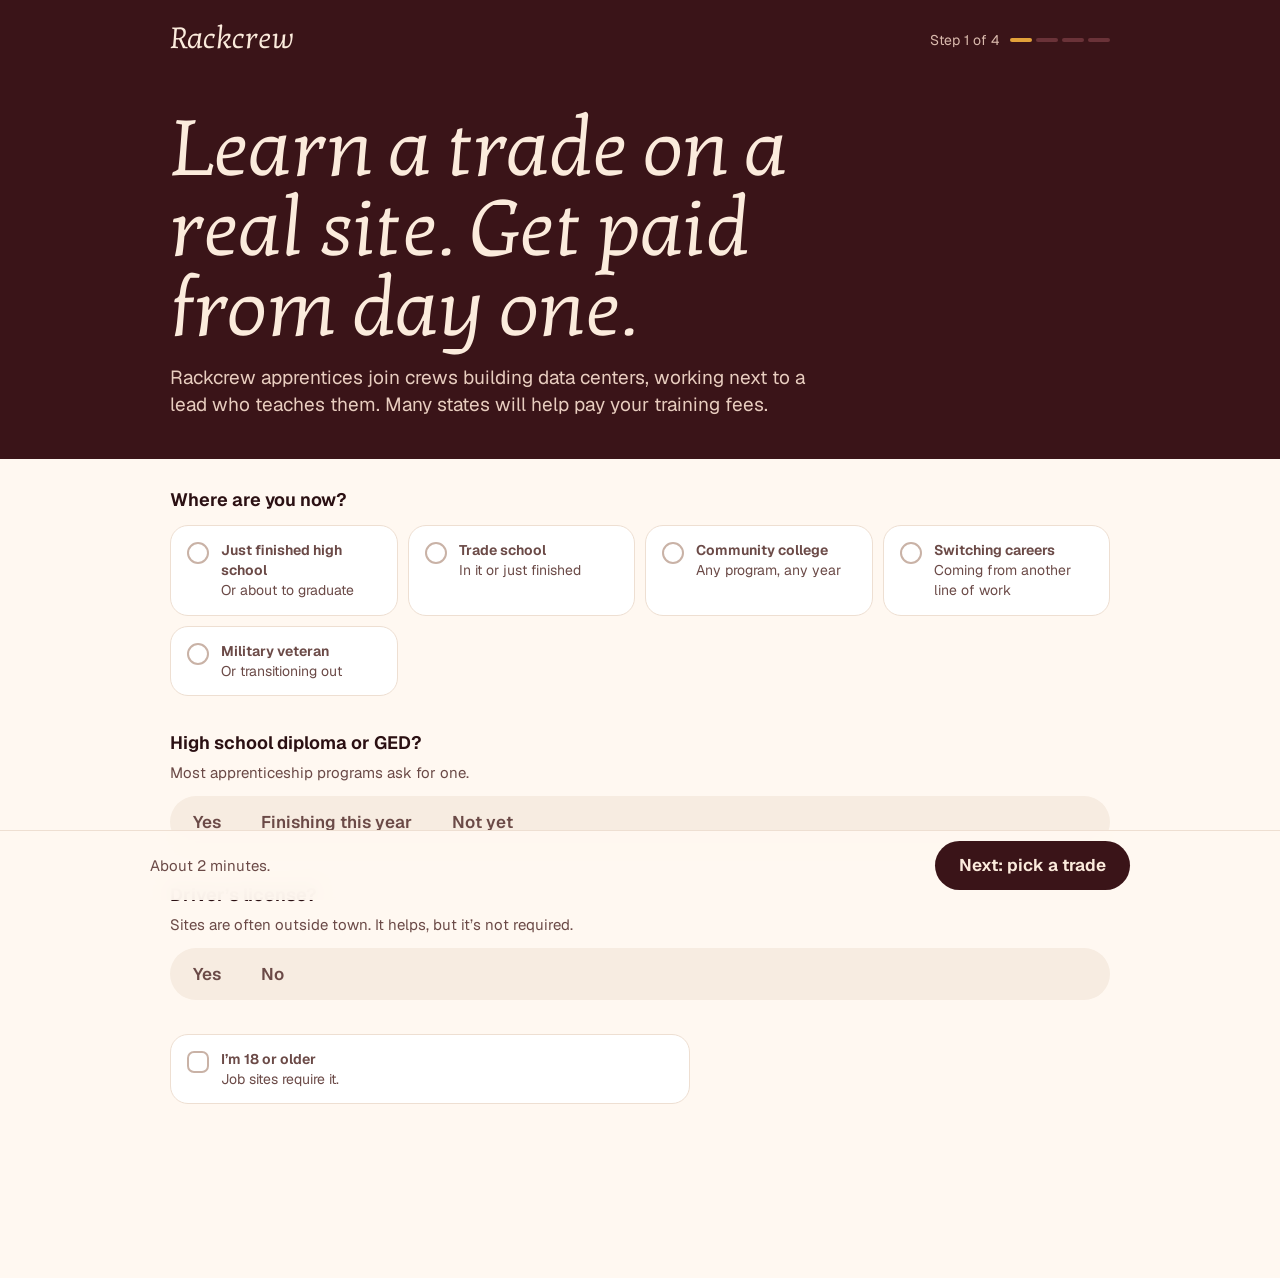
<file: apprentice.html>
<!doctype html>
<html lang="en">
<head>
<meta charset="utf-8">
<meta name="viewport" content="width=device-width, initial-scale=1, viewport-fit=cover">
<title>Start as an apprentice | Rackcrew</title>
<meta name="description" content="New to the trades? Join a Rackcrew crew as a paid apprentice and find the state and county programs that can pay your training fees.">
<link rel="preload" href="/fonts/KottaOne-Regular.woff2" as="font" type="font/woff2" crossorigin>
<link rel="stylesheet" href="/assets/flow.css">
</head>
<body>
<header class="top">
  <div class="wrap">
    <nav aria-label="Main"><a class="brand" href="/">Rackcrew</a><div class="progress" id="progress" aria-live="polite"></div></nav>
  </div>
  <div class="wrap" id="hero"></div>
</header>
<main class="wrap" id="app"></main>
<div class="bar" id="bar" role="region" aria-label="Step navigation"></div>

<script src="/assets/rackcrew.js"></script>
<script>
(function(){
"use strict";
const {TRADES,esc,$,$$,icon,avatar,progress,today,iso,addDays}=RC;
const N=4;
const STAGES=[["hs","Just finished high school","Or about to graduate"],["trade","Trade school","In it or just finished"],["cc","Community college","Any program, any year"],["switch","Switching careers","Coming from another line of work"],["vet","Military veteran","Or transitioning out"]];
const PATHS={
  turbine:{learn:["Site safety and lockout","Genset checks and load testing","Helping set and start turbines"],from:"Power plants, oil fields, backup power"},
  electrical:{learn:["Conduit, pulling and terminating","Reading drawings","Switchgear and busway installs"],from:"The trade data centers need most"},
  hvac:{learn:["Chiller and CRAH rounds","Pipe and process water loops","Liquid cooling for GPU racks"],from:"Commercial HVAC, hospitals, plants"},
  networks:{learn:["Rack and stack","Copper and fiber cabling","Testing, labeling, burn-in"],from:"Fastest way onto a data center floor"}
};
const STATES=["Alabama","Alaska","Arizona","Arkansas","California","Colorado","Connecticut","Delaware","District of Columbia","Florida","Georgia","Hawaii","Idaho","Illinois","Indiana","Iowa","Kansas","Kentucky","Louisiana","Maine","Maryland","Massachusetts","Michigan","Minnesota","Mississippi","Missouri","Montana","Nebraska","Nevada","New Hampshire","New Jersey","New Mexico","New York","North Carolina","North Dakota","Ohio","Oklahoma","Oregon","Pennsylvania","Rhode Island","South Carolina","South Dakota","Tennessee","Texas","Utah","Vermont","Virginia","Washington","West Virginia","Wisconsin","Wyoming"];
const AJC="https://www.careeronestop.org/LocalHelp/AmericanJobCenters/find-american-job-centers.aspx";
/* local workforce boards for the counties around major data center sites */
const COUNTIES={
  "Arizona":{"Maricopa":"ARIZONA@WORK Maricopa County","Pima":"ARIZONA@WORK Pima County","Pinal":"ARIZONA@WORK Pinal County"},
  "Texas":{"Dallas":"Workforce Solutions Greater Dallas","Taylor (Abilene)":"Workforce Solutions of West Central Texas","Travis (Austin)":"Workforce Solutions Capital Area","Ellis":"Workforce Solutions for North Central Texas"},
  "Ohio":{"Franklin (Columbus)":"OhioMeansJobs Columbus-Franklin County","Licking (New Albany)":"OhioMeansJobs Licking County"},
  "Virginia":{"Loudoun":"Virginia Career Works Northern Region","Prince William":"Virginia Career Works Northern Region","Fairfax":"Virginia Career Works Northern Region"},
  "Georgia":{"Douglas":"WorkSource Atlanta Regional","Fulton":"WorkSource Fulton"},
  "Washington":{"Grant (Quincy)":"SkillSource","King (Seattle)":"Workforce Development Council of Seattle-King County"},
  "Florida":{"Orange (Orlando)":"CareerSource Central Florida","Hillsborough (Tampa)":"CareerSource Tampa Bay"},
  "New Jersey":{"Camden":"Camden County American Job Center"}
};
const STATE_FUNDS={
  "Texas":[{id:"tx133",name:"Apprenticeship Training Program (Chapter 133)",by:"Texas Workforce Commission",pays:"Part of the cost of classroom instruction for registered apprentices.",who:"Registered apprentices in Texas.",how:"Paid to the school or apprenticeship committee that runs your classes, which lowers your fees.",url:"https://www.twc.texas.gov/sites/default/files/wf/docs/2025-apprenticeship-cost-study-twc.pdf"}],
  "Arizona":[{id:"azbuild",name:"BuildItAZ",by:"Arizona Office of Economic Opportunity",pays:"Grants to registered construction and trades apprenticeship programs, including first-year tuition and books for new apprentices.",who:"New apprentices in participating programs, such as the Phoenix and Tucson electrical apprenticeship programs.",how:"Through the apprenticeship program you join.",url:"https://azgovernor.gov/node/6291"}],
  "Ohio":[{id:"ohtech",name:"TechCred",by:"Ohio Department of Development",pays:"Up to $2,000 per approved tech credential.",who:"Ohio workers whose employer applies for them.",how:"Reimbursed to your employer. As your employer, Rackcrew can apply for you.",url:"https://fordhaminstitute.org/ohio/commentary/techcred-overview-ohios-promising-new-credential-reimbursement-program"}],
  "Virginia":[{id:"vaff",name:"FastForward",by:"Virginia’s Community Colleges",pays:"About two-thirds of the cost of short-term credential training at community colleges.",who:"Virginia residents of at least one year.",how:"Taken off your bill when you enroll; you finish the class and sit the credential exam.",url:"https://laurelridgeworkforce.com/fastforward-quick-facts"}],
  "Georgia":[{id:"gahope",name:"HOPE Career Grant",by:"Technical College System of Georgia",pays:"With the HOPE Grant, all tuition in high-demand programs such as Electrical Lineman Technology, Industrial Maintenance and Computer Technology. Fees and equipment aren’t covered.",who:"Georgia residents who qualify for the HOPE Grant.",how:"Applied to your tuition at a Georgia technical college.",url:"https://www.tcsg.edu/free-tuition/"}],
  "Washington":[{id:"wacg",name:"Washington College Grant for apprentices",by:"Washington Student Achievement Council",pays:"Tuition, fees and materials. Up to $2,548 for 2026–27, depending on income and family size.",who:"Washington residents in an approved apprenticeship program, under the income limits.",how:"Paid toward your apprenticeship classes.",url:"https://wsac.wa.gov/node/428"}],
  "Florida":[{id:"flpcog",name:"Pathways to Career Opportunities Grant",by:"Florida Department of Education",pays:"Grants to pre-apprenticeship and apprenticeship programs to add seats and cover training costs.",who:"Students in participating Florida programs.",how:"Through the program you join.",url:"https://cdn.fldoe.org/pathwaysgrant/"}],
  "New Jersey":[{id:"njgains",name:"GAINS",by:"New Jersey Department of Labor",pays:"Grants to employers that start or grow registered apprenticeships, which offsets training costs.",who:"Apprentices hired by participating employers.",how:"Paid to the employer running the apprenticeship.",url:"https://www.nj.gov/labor/assets/PDFs/Grants/FY27/GAINS%20FY27%20R1%20NGO%20Final.pdf"}]
};
const WIOA={id:"wioa",lvl:"local",name:"WIOA training account",pays:"Tuition and fees for approved training programs. Some areas also help with tools, transport or childcare.",who:"Adults and young adults who meet local rules. Low-income residents and veterans come first.",how:"You apply at your local job center. We help you pick an approved program and bring the paperwork.",url:AJC};
const GIBILL={id:"gibill",lvl:"fed",name:"GI Bill for apprenticeships",by:"U.S. Department of Veterans Affairs",pays:"A monthly housing allowance while you train in a VA-approved apprenticeship or on-the-job program.",who:"Veterans and family members with GI Bill benefits left.",how:"Paid to you each month you’re in the program.",url:"https://www.va.gov/education/"};

const S={step:1,stage:null,adult:false,diploma:null,license:null,trade:null,state:"",county:"",help:new Set(),name:"",phone:"",email:"",start:"now",startDate:iso(addDays(today,60)),err:""};

function funds(){
  if(!S.state) return [];
  const board=COUNTIES[S.state]?.[S.county];
  const list=[{...WIOA, by: board ? `${board}, your local job center` : (S.county==="other"||!COUNTIES[S.state] ? "Your county’s American Job Center" : "Your county’s American Job Center")}];
  (STATE_FUNDS[S.state]||[]).forEach(f=>list.push({...f,lvl:"state"}));
  if(S.stage==="vet") list.push(GIBILL);
  return list;
}

function render(){
  $("#progress").innerHTML=S.step<=N?progress(S.step,N):"";
  ({1:stepYou,2:stepPath,3:stepFunds,4:stepContact,5:stepDone})[S.step]();
  renderBar();
}
function hero(t,p){ $("#hero").innerHTML=`<div class="hero"><h1 class="display">${t}</h1>${p?`<p>${p}</p>`:""}</div>`; }
function radio(group,val,items){ return items.map(([k,l,d])=>`<button type="button" class="opt" role="radio" data-${group}="${k}" aria-pressed="${val===k}" aria-checked="${val===k}"><span class="mk"></span><span><b>${l}</b>${d?`<span>${d}</span>`:""}</span></button>`).join(""); }
function bindRadio(group,key){ $$(`[data-${group}]`).forEach(b=>b.onclick=()=>{S[key]=b.dataset[group]; S.err=""; $$(`[data-${group}]`).forEach(x=>{x.setAttribute("aria-pressed",x===b); x.setAttribute("aria-checked",x===b);}); renderBar();}); }

function stepYou(){
  hero("Learn a trade on a real site. Get paid from day one.","Rackcrew apprentices join crews building data centers, working next to a lead who teaches them. Many states will help pay your training fees.");
  $("#app").innerHTML=`
  <div class="q"><div class="label" id="stl">Where are you now?</div><div class="opts" role="radiogroup" aria-labelledby="stl">${radio("stage",S.stage,STAGES)}</div></div>
  <div class="q"><div class="label" id="dl">High school diploma or GED?</div><div class="hint">Most apprenticeship programs ask for one.</div>
    <div class="seg" role="radiogroup" aria-labelledby="dl">${[["yes","Yes"],["soon","Finishing this year"],["no","Not yet"]].map(([k,l])=>`<button type="button" role="radio" data-dip="${k}" aria-pressed="${S.diploma===k}" aria-checked="${S.diploma===k}">${l}</button>`).join("")}</div></div>
  <div class="q"><div class="label" id="lcl">Driver’s license?</div><div class="hint">Sites are often outside town. It helps, but it’s not required.</div>
    <div class="seg" role="radiogroup" aria-labelledby="lcl">${[["yes","Yes"],["no","No"]].map(([k,l])=>`<button type="button" role="radio" data-lic="${k}" aria-pressed="${S.license===k}" aria-checked="${S.license===k}">${l}</button>`).join("")}</div></div>
  <div class="q"><button type="button" class="opt multi" role="checkbox" id="adult" aria-pressed="${S.adult}" aria-checked="${S.adult}" style="max-width:520px"><span class="mk"></span><span><b>I’m 18 or older</b><span>Job sites require it.</span></span></button></div>`;
  bindRadio("stage","stage");
  [["dip","diploma"],["lic","license"]].forEach(([g,k])=>$$(`[data-${g}]`).forEach(b=>b.onclick=()=>{S[k]=b.dataset[g]; $$(`[data-${g}]`).forEach(x=>{x.setAttribute("aria-pressed",x===b);x.setAttribute("aria-checked",x===b);}); S.err=""; renderBar();}));
  $("#adult").onclick=e=>{S.adult=!S.adult; e.currentTarget.setAttribute("aria-pressed",S.adult); e.currentTarget.setAttribute("aria-checked",S.adult); S.err=""; renderBar();};
}

function stepPath(){
  hero("Pick a trade to learn.","You can switch later. Every path starts with safety and tools, then real work under a lead.");
  const P=S.trade?PATHS[S.trade]:null, T=S.trade?TRADES[S.trade]:null;
  $("#app").innerHTML=`
  <div class="q"><div class="tiles" role="group" aria-label="Trades">${Object.entries(TRADES).map(([k,t])=>`<button type="button" class="tile" data-trade="${k}" aria-pressed="${S.trade===k}" style="background:${t.color};color:${t.ink}"><span class="ic">${icon(k,22,t.ink)}</span><span><span class="nm">${t.short}</span><span class="sub" style="display:block">${PATHS[k].from}</span></span></button>`).join("")}</div></div>
  ${P?`<div class="two">
    <div class="panel"><div class="sec">What you learn first</div><ul class="past" style="margin-top:10px;font-size:16px">${P.learn.map(l=>`<li><span>${l}</span></li>`).join("")}</ul>
      <div class="sec" style="margin-top:18px">How it grows</div>
      <div style="display:flex;flex-wrap:wrap;align-items:center;gap:8px;margin-top:10px">${["Apprentice","Journeyman","Lead"].map((s,i)=>`${i?`<svg width="20" height="12" viewBox="0 0 20 12" aria-hidden="true"><path d="M1 6h16M12 1l5 5-5 5" fill="none" stroke="${T.color}" stroke-width="2" stroke-linecap="round" stroke-linejoin="round"/></svg>`:""}<span class="tag" style="${i===0?`background:${T.color};color:${T.ink}`:""}">${s}</span>`).join("")}</div>
      <p class="note" style="margin-top:12px">Your hours on site count toward a registered apprenticeship. [Hours and years by trade and state to confirm]</p></div>
    <div class="panel"><div class="sec">Who you’ll work with</div>
      <div class="who" style="margin-top:10px">${avatar(S.trade,{skin:"#9E6444",hat:"hardhat",label:"Crew lead"})}<div><h3>A crew lead</h3><div class="role">10+ years in ${T.short.toLowerCase()}, paid extra to teach</div></div></div>
      <p style="margin-top:14px">You’re paid hourly from your first shift. Apprentice pay goes up as you log hours and pass skills checks.</p></div>
  </div>`:""}`;
  $$("[data-trade]").forEach(b=>b.onclick=()=>{S.trade=b.dataset.trade; S.err=""; render();});
}

function stepFunds(){
  hero("Who pays for your training?","Tell us where you live. We’ll show programs in your county and state that can cover classes, fees and tools.");
  const counties=COUNTIES[S.state];
  const list=funds();
  $("#app").innerHTML=`
  <div class="q"><div class="fields">
    <div class="field"><label for="st">Your state</label><select id="st" autocomplete="address-level1"><option value="">Choose your state</option>${STATES.map(s=>`<option ${S.state===s?"selected":""}>${s}</option>`).join("")}</select></div>
    <div class="field"><label for="co">Your county</label>${counties?`<select id="co"><option value="">Choose your county</option>${Object.keys(counties).map(c=>`<option value="${esc(c)}" ${S.county===c?"selected":""}>${esc(c)}</option>`).join("")}<option value="other" ${S.county==="other"?"selected":""}>Another county</option></select>`:`<input id="co" value="${esc(S.county==="other"?"":S.county)}" placeholder="${S.state?"County name":"Choose a state first"}" ${S.state?"":"disabled"}>`}</div>
  </div></div>
  <div id="flist">${listHTML(list)}</div>`;
  $("#st").onchange=e=>{S.state=e.target.value; S.county=""; S.help=new Set(); S.err=""; render();};
  const co=$("#co"); co.onchange=co.oninput=e=>{S.county=e.target.value; $("#flist").innerHTML=listHTML(funds()); bindFunds(); renderBar();};
  bindFunds();
}
function listHTML(list){
  if(!S.state) return `<div class="panel note">Pick your state to see what can pay for your training.</div>`;
  const extra=!STATE_FUNDS[S.state];
  return `<p class="okbox" style="margin-bottom:14px">${list.length} ${list.length===1?"program":"programs"} may help pay for your training in ${esc(S.state)}. Tick the ones you want help applying for.</p>
  <div style="display:grid;gap:12px">${list.map(f=>`<article class="fund ${S.help.has(f.id)?"picked":""}" id="f-${f.id}">
    <div class="hd"><div><h3>${esc(f.name)}</h3><div class="by">${esc(f.by)}</div></div><span class="lvl ${f.lvl}">${{local:"Your county",state:"Your state",fed:"Federal"}[f.lvl]}</span></div>
    <dl><dt>Pays for</dt><dd>${esc(f.pays)}</dd><dt>Who it’s for</dt><dd>${esc(f.who)}</dd><dt>How it works</dt><dd>${esc(f.how)}</dd></dl>
    <div class="row2"><button type="button" class="opt multi" role="checkbox" data-help="${f.id}" aria-pressed="${S.help.has(f.id)}" aria-checked="${S.help.has(f.id)}" style="min-height:48px;padding:10px 14px"><span class="mk"></span><span><b>Help me apply</b></span></button><a href="${f.url}" target="_blank" rel="noopener">Official details</a></div>
  </article>`).join("")}</div>
  ${extra?`<p class="note" style="margin-top:14px">${esc(S.state)} has its own apprenticeship office too. We’ll check what applies where you live. You can also search <a href="https://www.apprenticeship.gov" target="_blank" rel="noopener">apprenticeship.gov</a>.</p>`:""}
  ${S.county==="other"||(!COUNTIES[S.state]&&S.state)?`<p class="note" style="margin-top:8px">Find your county’s job center on <a href="${AJC}" target="_blank" rel="noopener">CareerOneStop</a>.</p>`:""}
  <p class="note" style="margin-top:8px">Programs, amounts and rules change. We confirm what you qualify for before you start; nothing here is a promise of funding.</p>`;
}
function bindFunds(){ $$("[data-help]").forEach(b=>b.onclick=()=>{const k=b.dataset.help; S.help.has(k)?S.help.delete(k):S.help.add(k); const on=S.help.has(k); b.setAttribute("aria-pressed",on); b.setAttribute("aria-checked",on); $("#f-"+k).classList.toggle("picked",on); renderBar();}); }

function stepContact(){
  hero("Where do we reach you?","We’ll call to talk through your trade, your funding and the next crew with an open apprentice seat.");
  $("#app").innerHTML=`<div class="q"><div class="fields">
    <div class="field"><label for="nm">Full name</label><input id="nm" autocomplete="name" value="${esc(S.name)}"></div>
    <div class="field"><label for="ph">Mobile phone</label><input id="ph" type="tel" autocomplete="tel" value="${esc(S.phone)}"></div>
    <div class="field"><label for="em">Email</label><input id="em" type="email" autocomplete="email" value="${esc(S.email)}"></div></div></div>
  <div class="q"><div class="label" id="sl">When can you start?</div>
    <div class="seg" role="radiogroup" aria-labelledby="sl">${[["now","Right away"],["month","Within a month"],["date","On a date"]].map(([k,l])=>`<button type="button" role="radio" data-start="${k}" aria-pressed="${S.start===k}" aria-checked="${S.start===k}">${l}</button>`).join("")}</div>
    ${S.start==="date"?`<div class="field" style="max-width:280px"><label for="sd">Start date</label><input id="sd" type="date" min="${iso(today)}" value="${S.startDate}"></div>`:""}</div>
  <div class="panel"><div class="sec">Your summary</div>
    <div style="display:flex;flex-wrap:wrap;gap:8px;margin-top:10px"><span class="tag" style="background:${TRADES[S.trade].color};color:${TRADES[S.trade].ink}">${TRADES[S.trade].name}</span><span class="tag">${esc(STAGES.find(s=>s[0]===S.stage)?.[1]||"")}</span><span class="tag">${esc(S.county&&S.county!=="other"?S.county+" County, ":"")}${esc(S.state)}</span>${[...S.help].map(id=>`<span class="tag">Help with ${esc(funds().find(f=>f.id===id)?.name||id)}</span>`).join("")}</div></div>`;
  [["nm","name"],["ph","phone"],["em","email"]].forEach(([id,k])=>$("#"+id).oninput=e=>{S[k]=e.target.value;});
  $$("[data-start]").forEach(b=>b.onclick=()=>{S.start=b.dataset.start; render();});
  $("#sd")?.addEventListener("change",e=>S.startDate=e.target.value);
}
function stepDone(){
  $("#hero").innerHTML="";
  const chosen=funds().filter(f=>S.help.has(f.id));
  $("#app").innerHTML=`<div style="max-width:640px;margin:0 auto">
    <div class="done"><h1 class="display">You’re in, ${esc(S.name.split(" ")[0])}.</h1>
      <p style="margin-top:12px;color:#E8CDBF">We’ll be in touch about ${esc(TRADES[S.trade].name.toLowerCase())} crews with an open apprentice seat${S.state?` in or near ${esc(S.state)}`:""}.</p>
      <ol class="next"><li><span class="n">1</span><span>We call to talk through your goals and check the basics.</span></li>
      <li><span class="n">2</span><span>${chosen.length?`We help you apply for ${chosen.map(f=>esc(f.name)).join(", ")}.`:"We look for training funds you qualify for."}</span></li>
      <li><span class="n">3</span><span>You start with safety training, then join a crew on site, paid hourly from your first shift.</span></li></ol></div>
    <div style="display:flex;flex-wrap:wrap;gap:10px;margin-top:16px"><a class="btn" href="/">Back to Rackcrew</a></div>
    <p class="sample">This preview doesn’t send anything yet.</p></div>`;
}

function check(){
  if(S.step===1){ if(!S.stage) return "Tell us where you are now."; if(!S.diploma) return "Answer the diploma or GED question."; if(!S.adult) return "You need to be 18 or older to work on a job site."; }
  if(S.step===2){ if(!S.trade) return "Pick a trade to learn. You can switch later."; }
  if(S.step===3){ if(!S.state) return "Choose your state."; }
  if(S.step===4){ if(!S.name.trim()) return "Add your name."; if(!S.phone.trim()&&!/^[^@\s]+@[^@\s]+\.[^@\s]+$/.test(S.email)) return "Add a phone number or a valid email so we can reach you."; }
  return "";
}
function renderBar(){
  const bar=$("#bar"); if(S.step>N){bar.hidden=true; return;} bar.hidden=false;
  const labels={1:"Next: pick a trade",2:"Next: training funds",3:S.help.size?`Next: contact (${S.help.size} to apply for)`:"Next: contact",4:"Send my application"};
  bar.innerHTML=`<div class="in">${S.step>1?`<button class="btn light" type="button" id="back">Back</button>`:""}<div class="msg ${S.err?"err":""}" role="status">${esc(S.err||({1:"About 2 minutes.",2:"Pick the one that sounds most like you.",3:"You can skip funding and sort it out later.",4:"We only use this to reach you."})[S.step])}</div><button class="btn ${S.step===N?"gold":""}" type="button" id="next">${labels[S.step]}</button></div>`;
  $("#back")?.addEventListener("click",()=>{S.err=""; S.step--; render(); scrollTo(0,0);});
  $("#next").onclick=()=>{const e=check(); if(e){S.err=e; renderBar(); if(innerWidth<760) inlineErr(e); return;} S.err=""; S.step++; render(); scrollTo(0,0);};
}
function inlineErr(msg){ let el=$("#inlineErr"); if(!el){el=document.createElement("p"); el.id="inlineErr"; el.className="warnbox"; el.setAttribute("role","alert"); el.style.marginBottom="16px"; $("#app").prepend(el);} el.textContent=msg; el.scrollIntoView({block:"center",behavior:"smooth"}); }

render();
})();
</script>
</body>
</html>
</file>
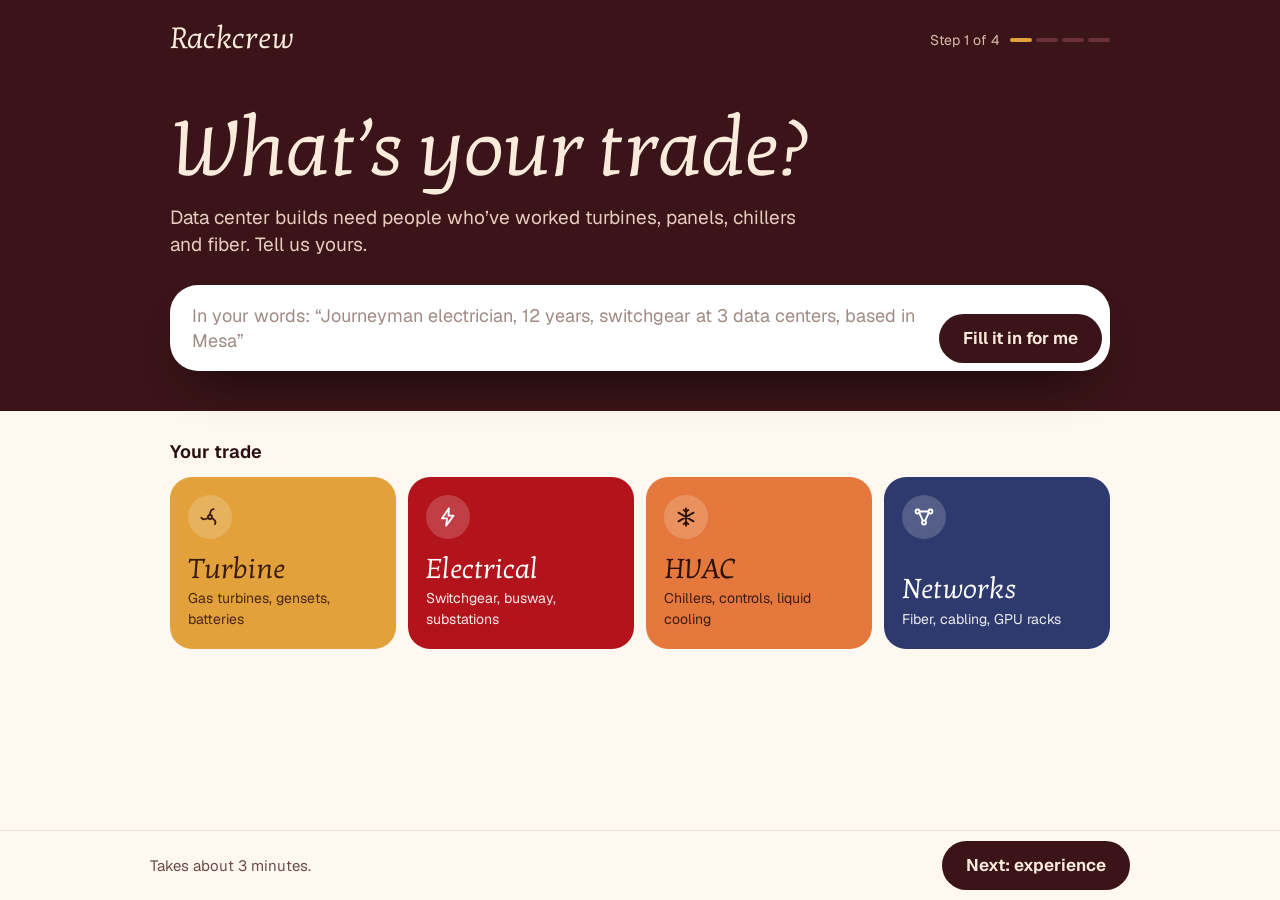
<file: join.html>
<!doctype html>
<html lang="en">
<head>
<meta charset="utf-8">
<meta name="viewport" content="width=device-width, initial-scale=1, viewport-fit=cover">
<title>Join a crew | Rackcrew</title>
<meta name="description" content="Turbine, electrical, HVAC and network specialists: join the Rackcrew bench and get matched to data center builds.">
<link rel="preload" href="/fonts/KottaOne-Regular.woff2" as="font" type="font/woff2" crossorigin>
<link rel="stylesheet" href="/assets/flow.css">
</head>
<body>
<header class="top">
  <div class="wrap">
    <nav aria-label="Main"><a class="brand" href="/">Rackcrew</a><div class="progress" id="progress" aria-live="polite"></div></nav>
  </div>
  <div class="wrap" id="hero"></div>
</header>
<main class="wrap" id="app"></main>
<div class="bar" id="bar" role="region" aria-label="Step navigation"></div>

<script src="/assets/rackcrew.js"></script>
<script>
(function(){
"use strict";
const {TRADES,SKILLS,CERTS,esc,$,$$,icon,avatar,progress,today,iso,addDays,fmtLong}=RC;
const LEVELS=[["lead","Lead or foreman","Runs a crew and signs off the work"],["journeyman","Journeyman","Licensed or fully qualified in the trade"],["tech","Technician","Skilled in a specialty, works under a lead"],["helper","Helper","Some field time, still building skills"]];
const BACKGROUNDS=["Utility","Power plant","Oil and gas","Military","Manufacturing plant","Commercial construction","Telecom","Hospital or facilities","Semiconductor fab"];
const BUILDS=["None yet","1","2","3 to 5","6 or more"];
const SKINS=["#F0C2A0","#E0A47E","#C98A64","#B06E4E","#8A4B32","#5E3324"];
const HATS=[["hardhat","Hard hat"],["cap","Cap"],["beanie","Beanie"],["bun","Hair up"],["short","No hat"]];
const N=4;
const S={step:1,text:"",parsed:false,trade:null,level:null,skills:new Set(),years:5,builds:null,past:[{what:"",year:""}],certs:new Set(),customCerts:[],bg:new Set(),
  home:"",travel:"state",from:iso(addDays(today,14)),rate:65,daily:true,mentor:false,skin:SKINS[2],hat:"hardhat",photo:null,name:"",phone:"",email:"",err:""};

/* --- describe-yourself parser: prefills the form --- */
function parse(t){
  const s=" "+t.toLowerCase()+" "; const out={};
  const tradeWords={turbine:["turbine","genset","generator","power plant","bess","battery"],electrical:["electric","switchgear","lineman","linemen","substation","ups","busway","journeyman electrician","wiring"],hvac:["hvac","chiller","cooling","pipefit","refrigeration","bms","controls"],networks:["fiber","network","cabling","rack","server","gpu","infiniband","splic"]};
  let best=null,bestN=0; for(const [k,ws] of Object.entries(tradeWords)){const n=ws.filter(w=>s.includes(w)).length; if(n>bestN){best=k;bestN=n;}}
  if(best){ out.trade=best; out.skills=SKILLS[best].filter(sk=>sk.toLowerCase().split(/ and | /).some(w=>w.length>3&&s.includes(w.toLowerCase().replace(/s$/,"")))); }
  let m=s.match(/(\d{1,2})\s*(\+\s*)?(years|yrs|year)/); if(m) out.years=+m[1];
  m=s.match(/(\d{1,2}|one|two|three|four|five|six)\s+(data ?cent(er|re)s?|builds?|campus(es)?|data halls?)/);
  if(m){const v={one:1,two:2,three:3,four:4,five:5,six:6}[m[1]]||+m[1]; out.builds=v===0?"None yet":v===1?"1":v===2?"2":v<=5?"3 to 5":"6 or more";}
  if(/\b(foreman|lead|supervisor|superintendent)\b/.test(s)) out.level="lead"; else if(/journeyman/.test(s)) out.level="journeyman"; else if(/\b(helper|apprentice)\b/.test(s)) out.level="helper"; else if(/\b(tech|technician|splicer|installer)\b/.test(s)) out.level="tech";
  const bgMap={"Utility":["utility","utilities"],"Power plant":["power plant"],"Oil and gas":["oil","gas field","refinery","oilfield"],"Military":["navy","army","air force","marine","military","veteran"],"Manufacturing plant":["manufactur","plant"],"Telecom":["telecom","isp","cable company"],"Semiconductor fab":["fab","semiconductor"]};
  out.bg=Object.entries(bgMap).filter(([,ws])=>ws.some(w=>s.includes(w))).map(([k])=>k);
  const certs=Object.values(CERTS).flat().filter(c=>s.includes(c.toLowerCase()));
  out.certs=[...new Set(certs)];
  m=t.match(/\b(?:in|from|based in|live in)\s+([A-Z][a-zA-Z]+(?:\s[A-Z][a-zA-Z]+)?(?:,\s*[A-Z]{2})?)/); if(m) out.home=m[1];
  return out;
}
function applyParse(p){
  if(p.trade){S.trade=p.trade;} if(p.skills?.length) S.skills=new Set(p.skills);
  if(p.years) S.years=p.years; if(p.builds) S.builds=p.builds; if(p.level) S.level=p.level;
  p.bg?.forEach(b=>S.bg.add(b)); p.certs?.forEach(c=>S.certs.add(c)); if(p.home) S.home=p.home;
  S.parsed=p;
}

/* --- render --- */
function render(){
  $("#progress").innerHTML=S.step<=N?progress(S.step,N):"";
  ({1:stepTrade,2:stepExperience,3:stepWhere,4:stepProfile,5:stepDone})[S.step]();
  renderBar();
}
function hero(title,sub,extra=""){ $("#hero").innerHTML=`<div class="hero"><h1 class="display">${title}</h1>${sub?`<p>${sub}</p>`:""}${extra}</div>`; }

function stepTrade(){
  const p=S.parsed;
  const understood = p ? `<div class="understood">${p.trade||p.years||p.builds?"We filled in what we could. Check it below.":"We couldn’t pick out your trade. Choose it below."}<div class="chips">${p.trade?`<span class="pchip"><b>${TRADES[p.trade].name}</b></span>`:""}${(p.skills||[]).map(s=>`<span class="pchip">${esc(s)}</span>`).join("")}${p.years?`<span class="pchip"><b>${p.years}</b> years</span>`:""}${p.builds?`<span class="pchip"><b>${esc(p.builds)}</b> builds</span>`:""}${p.home?`<span class="pchip">${esc(p.home)}</span>`:""}</div></div>`:"";
  hero("What’s your trade?","Data center builds need people who’ve worked turbines, panels, chillers and fiber. Tell us yours.",
   `<form id="desc" role="search"><label for="d" class="sr">Describe your work</label><div class="search"><textarea id="d" rows="1" placeholder="In your words: “Journeyman electrician, 12 years, switchgear at 3 data centers, based in Mesa”">${esc(S.text)}</textarea><button class="btn" type="submit">Fill it in for me</button></div>${understood}</form>`);
  $("#desc").addEventListener("submit",e=>{e.preventDefault(); const v=$("#d").value.trim(); if(!v) return; S.text=v; applyParse(parse(v)); render();});
  const ta=$("#d"); const grow=()=>{ta.style.height="auto"; ta.style.height=Math.min(ta.scrollHeight,140)+"px";}; ta.addEventListener("input",grow); grow();
  ta.addEventListener("keydown",e=>{if(e.key==="Enter"&&!e.shiftKey){e.preventDefault(); $("#desc").requestSubmit();}});

  $("#app").innerHTML=`
  <div class="q"><div class="label" id="tl">Your trade</div>
    <div class="tiles" role="group" aria-labelledby="tl">${Object.entries(TRADES).map(([k,T])=>`<button type="button" class="tile" data-trade="${k}" aria-pressed="${S.trade===k}" style="background:${T.color};color:${T.ink}"><span class="ic">${icon(k,22,T.ink)}</span><span><span class="nm">${T.short}</span><span class="sub" style="display:block">${{turbine:"Gas turbines, gensets, batteries",electrical:"Switchgear, busway, substations",hvac:"Chillers, controls, liquid cooling",networks:"Fiber, cabling, GPU racks"}[k]}</span></span></button>`).join("")}</div></div>
  ${S.trade?`
  <div class="q"><div class="label" id="ll">Your level</div>
    <div class="opts" role="radiogroup" aria-labelledby="ll">${LEVELS.map(([k,l,d])=>`<button type="button" class="opt" role="radio" data-level="${k}" aria-pressed="${S.level===k}" aria-checked="${S.level===k}"><span class="mk"></span><span><b>${l}</b><span>${d}</span></span></button>`).join("")}</div></div>
  <div class="q"><div class="label" id="sl">What you’re best at</div><div class="hint">Pick all that apply. Builders search by these.</div>
    <div class="chips" role="group" aria-labelledby="sl">${SKILLS[S.trade].map(sk=>`<button type="button" class="tchip" data-skill="${esc(sk)}" aria-pressed="${S.skills.has(sk)}">${esc(sk)}</button>`).join("")}</div></div>`:""}`;
  $$("[data-trade]").forEach(b=>b.onclick=()=>{ if(S.trade!==b.dataset.trade){S.trade=b.dataset.trade; S.skills=new Set([...S.skills].filter(s=>SKILLS[S.trade].includes(s)));} S.err=""; render();});
  $$("[data-level]").forEach(b=>b.onclick=()=>{S.level=b.dataset.level; S.err=""; render();});
  $$("[data-skill]").forEach(b=>b.onclick=()=>{const k=b.dataset.skill; S.skills.has(k)?S.skills.delete(k):S.skills.add(k); b.setAttribute("aria-pressed",S.skills.has(k)); S.err=""; renderBar();});
}

function stepExperience(){
  hero("Show what you’ve built.","Builders hire people who have done the job before. A few lines here go a long way.");
  const certList=[...new Set([...CERTS[S.trade],...S.customCerts])];
  $("#app").innerHTML=`
  <div class="q"><div class="label" id="yl">Years in the trade</div>
    <div class="stepper" role="group" aria-labelledby="yl"><button type="button" id="ym" aria-label="Fewer years">−</button><output id="yv" aria-live="polite">${S.years}</output><button type="button" id="yp" aria-label="More years">+</button></div></div>
  <div class="q"><div class="label" id="bl">Data center builds you’ve worked</div>
    <div class="seg" role="group" aria-labelledby="bl">${BUILDS.map(b=>`<button type="button" data-builds="${b}" aria-pressed="${S.builds===b}">${b}</button>`).join("")}</div></div>
  <div class="q"><div class="label">Recent jobs</div><div class="hint">What you did, in one line. Data centers or not: plants, refineries and hospitals count.</div>
    <div class="panel" style="display:grid;gap:12px">${S.past.map((p,i)=>`<div class="fields" style="grid-template-columns:minmax(0,3fr) minmax(0,1fr)"><div class="field"><label for="pw${i}">Job ${i+1}</label><input id="pw${i}" data-pw="${i}" value="${esc(p.what)}" placeholder="Pulled and terminated feeders for a 30 MW data hall"></div><div class="field"><label for="py${i}">Year</label><input id="py${i}" data-py="${i}" inputmode="numeric" maxlength="4" value="${esc(p.year)}" placeholder="${today.getFullYear()}"></div></div>`).join("")}
    ${S.past.length<3?`<div><button type="button" class="btn light" id="addPast">Add another job</button></div>`:""}</div></div>
  <div class="q"><div class="label" id="cl">Licenses and certifications</div>
    <div class="chips" role="group" aria-labelledby="cl">${certList.map(c=>`<button type="button" class="tchip" data-cert="${esc(c)}" aria-pressed="${S.certs.has(c)}">${esc(c)}</button>`).join("")}</div>
    <form class="inline" id="certForm" style="max-width:460px"><label for="nc" class="sr">Add a certification</label><input id="nc" class="field" style="flex:1;min-height:46px;border:1.5px solid var(--line);border-radius:999px;padding:8px 16px;background:#fff" placeholder="Add one that’s not listed"><button class="btn light" type="submit">Add</button></form></div>
  <div class="q"><div class="label" id="gl">Where you came from</div><div class="hint">Most of our best people learned the trade somewhere else first.</div>
    <div class="chips" role="group" aria-labelledby="gl">${BACKGROUNDS.map(b=>`<button type="button" class="tchip" data-bg="${b}" aria-pressed="${S.bg.has(b)}">${b}</button>`).join("")}</div></div>`;
  $("#ym").onclick=()=>{S.years=Math.max(0,S.years-1); $("#yv").textContent=S.years;};
  $("#yp").onclick=()=>{S.years=Math.min(50,S.years+1); $("#yv").textContent=S.years;};
  $$("[data-builds]").forEach(b=>b.onclick=()=>{S.builds=b.dataset.builds; $$("[data-builds]").forEach(x=>x.setAttribute("aria-pressed",x===b));});
  $$("[data-pw]").forEach(i=>i.oninput=()=>S.past[+i.dataset.pw].what=i.value);
  $$("[data-py]").forEach(i=>i.oninput=()=>S.past[+i.dataset.py].year=i.value.replace(/\D/g,""));
  $("#addPast")?.addEventListener("click",()=>{S.past.push({what:"",year:""}); render(); $("#pw"+(S.past.length-1)).focus();});
  $$("[data-cert]").forEach(b=>b.onclick=()=>{const k=b.dataset.cert; S.certs.has(k)?S.certs.delete(k):S.certs.add(k); b.setAttribute("aria-pressed",S.certs.has(k));});
  $("#certForm").onsubmit=e=>{e.preventDefault(); const v=$("#nc").value.trim(); if(!v) return; S.customCerts.push(v); S.certs.add(v); render();};
  $$("[data-bg]").forEach(b=>b.onclick=()=>{const k=b.dataset.bg; S.bg.has(k)?S.bg.delete(k):S.bg.add(k); b.setAttribute("aria-pressed",S.bg.has(k));});
}

function stepWhere(){
  hero("Where and when can you work?","You set your rate and how far you’ll go. Change it any time.");
  $("#app").innerHTML=`
  <div class="q"><div class="fields"><div class="field"><label for="home">Home base</label><input id="home" autocomplete="address-level2" value="${esc(S.home)}" placeholder="City, state"></div>
    <div class="field"><label for="from">Free to start from</label><input id="from" type="date" min="${iso(today)}" value="${S.from}"></div></div></div>
  <div class="q"><div class="label" id="trl">How far will you travel?</div>
    <div class="opts" role="radiogroup" aria-labelledby="trl">${[["local","Local only","About an hour from home"],["state","Anywhere in my state","Home most weekends"],["anywhere","Anywhere","With per diem and travel paid"]].map(([k,l,d])=>`<button type="button" class="opt" role="radio" data-travel="${k}" aria-pressed="${S.travel===k}" aria-checked="${S.travel===k}"><span class="mk"></span><span><b>${l}</b><span>${d}</span></span></button>`).join("")}</div></div>
  <div class="q"><label class="label" for="rate">Your hourly rate: <span id="rv">$${S.rate}</span></label>
    <input id="rate" type="range" min="25" max="150" step="1" value="${S.rate}" aria-describedby="rh"><div class="hint" id="rh">This is what you take home per hour on W2. Builders see a bill rate that adds payroll, insurance and our fee.</div></div>
  <div class="q" style="gap:10px">
    <button type="button" class="switch" role="switch" id="daily" aria-checked="${S.daily}"><span><b>Get paid every day you work</b><span>Your earnings land the same day instead of waiting for a weekly check.</span></span><span class="sw" aria-hidden="true"></span></button>
    <button type="button" class="switch" role="switch" id="mentor" aria-checked="${S.mentor}"><span><b>I’ll take an apprentice on my crew</b><span>Leads who teach earn a mentor premium on every hour. [Premium to set]</span></span><span class="sw" aria-hidden="true"></span></button>
  </div>`;
  $("#home").oninput=e=>S.home=e.target.value; $("#from").onchange=e=>S.from=e.target.value;
  $$("[data-travel]").forEach(b=>b.onclick=()=>{S.travel=b.dataset.travel; $$("[data-travel]").forEach(x=>{x.setAttribute("aria-pressed",x===b); x.setAttribute("aria-checked",x===b);});});
  $("#rate").oninput=e=>{S.rate=+e.target.value; $("#rv").textContent="$"+S.rate;};
  ["daily","mentor"].forEach(k=>$("#"+k).onclick=e=>{S[k]=!S[k]; e.currentTarget.setAttribute("aria-checked",S[k]);});
}

function previewCard(){
  const T=TRADES[S.trade]; const lvl=LEVELS.find(l=>l[0]===S.level)?.[1]||"";
  const role=[lvl, T.short.toLowerCase()].filter(Boolean).join(", ");
  const jobs=S.past.filter(p=>p.what.trim());
  return `<article class="card" aria-label="Your profile as builders see it">
    <div class="who">${avatar(S.trade,{skin:S.skin,hat:S.hat,photo:S.photo,label:S.name||"You"})}<div style="min-width:0"><h3>${esc(S.name||"Your name")}</h3><div class="role">${esc(role[0]?.toUpperCase()+role.slice(1))}</div><div class="meta">${esc(S.home||"Home base")}, ${S.years} ${S.years===1?"year":"years"}</div></div></div>
    <div class="facts">${[...S.skills].map(s=>`<span class="tag">${esc(s)}</span>`).join("")}${S.builds&&S.builds!=="None yet"?`<span class="tag">${esc(S.builds)} data center builds</span>`:""}</div>
    ${jobs.length?`<div><div class="sec">Past work</div><ul class="past">${jobs.map(j=>`<li><span>${esc(j.what)}</span><span class="y">${esc(j.year)}</span></li>`).join("")}</ul></div>`:""}
    ${S.certs.size||S.bg.size?`<div><div class="sec">Background</div><div class="facts" style="margin-top:6px">${[...S.bg].map(b=>`<span class="tag">Ex-${esc(b.toLowerCase())}</span>`).join("")}${[...S.certs].map(c=>`<span class="tag">${esc(c)}</span>`).join("")}</div></div>`:""}
    <div class="card-foot"><div><div class="rate">$${S.rate}<small> /hr take-home</small></div><span class="ok" style="font-size:14px">Free from ${fmtLong(S.from+"T00:00")}</span></div>${S.mentor?`<span class="tag">Takes an apprentice</span>`:""}</div>
  </article>`;
}
function stepProfile(){
  hero("Last step: your profile.","This is the card builders see when they search. Add a photo or make an illustrated one.");
  $("#app").innerHTML=`<div class="two">
    <div>
      <div class="q"><div class="label">Your picture</div>
        <div class="panel" style="display:grid;gap:14px">
          <div class="inline" style="flex-wrap:wrap"><label class="btn light" for="photo" style="cursor:pointer">Upload a photo</label><input id="photo" type="file" accept="image/*" class="sr">${S.photo?`<button type="button" class="btn ghost" id="nophoto">Use an illustration instead</button>`:""}</div>
          ${S.photo?"":`<div><div class="sec" id="skl">Skin tone</div><div class="chips" role="group" aria-labelledby="skl" style="margin-top:8px">${SKINS.map(c=>`<button type="button" data-skin="${c}" aria-pressed="${S.skin===c}" aria-label="Skin tone" style="width:40px;height:40px;border-radius:50%;border:3px solid ${S.skin===c?"var(--maroon)":"#fff"};box-shadow:0 0 0 1.5px var(--line);background:${c};cursor:pointer"></button>`).join("")}</div></div>
          <div><div class="sec" id="hl">On your head</div><div class="seg" role="group" aria-labelledby="hl" style="margin-top:8px">${HATS.map(([k,l])=>`<button type="button" data-hat="${k}" aria-pressed="${S.hat===k}">${l}</button>`).join("")}</div></div>`}
        </div></div>
      <div class="q"><div class="label">How builders reach you</div>
        <div class="fields"><div class="field"><label for="nm">Full name</label><input id="nm" autocomplete="name" value="${esc(S.name)}"></div>
        <div class="field"><label for="ph">Mobile phone</label><input id="ph" type="tel" autocomplete="tel" value="${esc(S.phone)}" placeholder="We text you new jobs"></div>
        <div class="field"><label for="em">Email</label><input id="em" type="email" autocomplete="email" value="${esc(S.email)}"></div></div></div>
    </div>
    <div style="position:sticky;top:12px"><div class="sec" style="margin-bottom:8px">Builders see</div><div id="pv">${previewCard()}</div></div>
  </div>`;
  const upd=()=>{$("#pv").innerHTML=previewCard();};
  $("#photo").onchange=e=>{const f=e.target.files[0]; if(!f) return; if(!f.type.startsWith("image/")){S.err="That file isn’t an image. Choose a JPG or PNG."; renderBar(); return;}
    const r=new FileReader(); r.onload=()=>{S.photo=r.result; S.err=""; render();}; r.readAsDataURL(f);};
  $("#nophoto")?.addEventListener("click",()=>{S.photo=null; render();});
  $$("[data-skin]").forEach(b=>b.onclick=()=>{S.skin=b.dataset.skin; render();});
  $$("[data-hat]").forEach(b=>b.onclick=()=>{S.hat=b.dataset.hat; render();});
  [["nm","name"],["ph","phone"],["em","email"]].forEach(([id,k])=>$("#"+id).oninput=e=>{S[k]=e.target.value; if(k==="name") upd();});
}
function stepDone(){
  $("#hero").innerHTML="";
  $("#app").innerHTML=`<div style="max-width:640px;margin:0 auto">
    <div class="done"><div style="margin-bottom:16px">${avatar(S.trade,{skin:S.skin,hat:S.hat,photo:S.photo,label:S.name})}</div>
      <h1 class="display">You’re on the bench, ${esc(S.name.split(" ")[0]||"crew")}.</h1>
      <p style="margin-top:12px;color:#E8CDBF">Builders searching for ${esc([...S.skills].slice(0,2).join(" and ").toLowerCase()||TRADES[S.trade].name.toLowerCase())} can now find you.</p>
      <ol class="next"><li><span class="n">1</span><span>We check your licenses and call two references, usually within a week.</span></li>
      <li><span class="n">2</span><span>When a crew needs you, we ${S.phone?"text you":"email you"} the site, dates and rate. You say yes or no.</span></li>
      <li><span class="n">3</span><span>Say yes and you’re on payroll from day one${S.daily?", paid every day you work":""}.</span></li></ol></div>
    <div style="display:flex;flex-wrap:wrap;gap:10px;margin-top:16px"><a class="btn" href="/">Back to Rackcrew</a><a class="btn light" href="/request">See how builders hire</a></div>
    <p class="sample">This preview doesn’t send anything yet.</p></div>`;
}

/* --- bottom bar --- */
function check(){
  if(S.step===1){ if(!S.trade) return "Choose your trade to continue."; if(!S.level) return "Choose your level."; if(!S.skills.size) return "Pick at least one thing you’re best at."; }
  if(S.step===2){ if(!S.builds) return "Tell us how many data center builds you’ve worked. None yet is fine."; }
  if(S.step===3){ if(!S.home.trim()) return "Add your home base so we can match nearby jobs."; }
  if(S.step===4){ if(!S.name.trim()) return "Add your name."; if(!S.phone.trim()&&!/^[^@\s]+@[^@\s]+\.[^@\s]+$/.test(S.email)) return "Add a phone number or a valid email so builders can reach you."; }
  return "";
}
function renderBar(){
  const bar=$("#bar"); if(S.step>N){bar.hidden=true; return;} bar.hidden=false;
  const labels={1:"Next: experience",2:"Next: where and when",3:"Next: your profile",4:"Join the bench"};
  bar.innerHTML=`<div class="in">${S.step>1?`<button class="btn light" type="button" id="back">Back</button>`:""}<div class="msg ${S.err?"err":""}" role="status">${esc(S.err||({1:"Takes about 3 minutes.",2:"Recent jobs help most.",3:"You can change these later.",4:"Check your card, then join."})[S.step])}</div><button class="btn ${S.step===N?"gold":""}" type="button" id="next">${labels[S.step]}</button></div>`;
  $("#back")?.addEventListener("click",()=>{S.err=""; S.step--; render(); scrollTo(0,0);});
  $("#next").onclick=()=>{const e=check(); if(e){S.err=e; renderBar(); if(innerWidth<760) alertInline(e); return;} S.err=""; S.step++; render(); scrollTo(0,0);};
}
function alertInline(msg){ let el=$("#inlineErr"); if(!el){el=document.createElement("p"); el.id="inlineErr"; el.className="warnbox"; el.setAttribute("role","alert"); $("#app").prepend(el);} el.textContent=msg; el.scrollIntoView({block:"center",behavior:"smooth"}); }

render();
})();
</script>
</body>
</html>
</file>
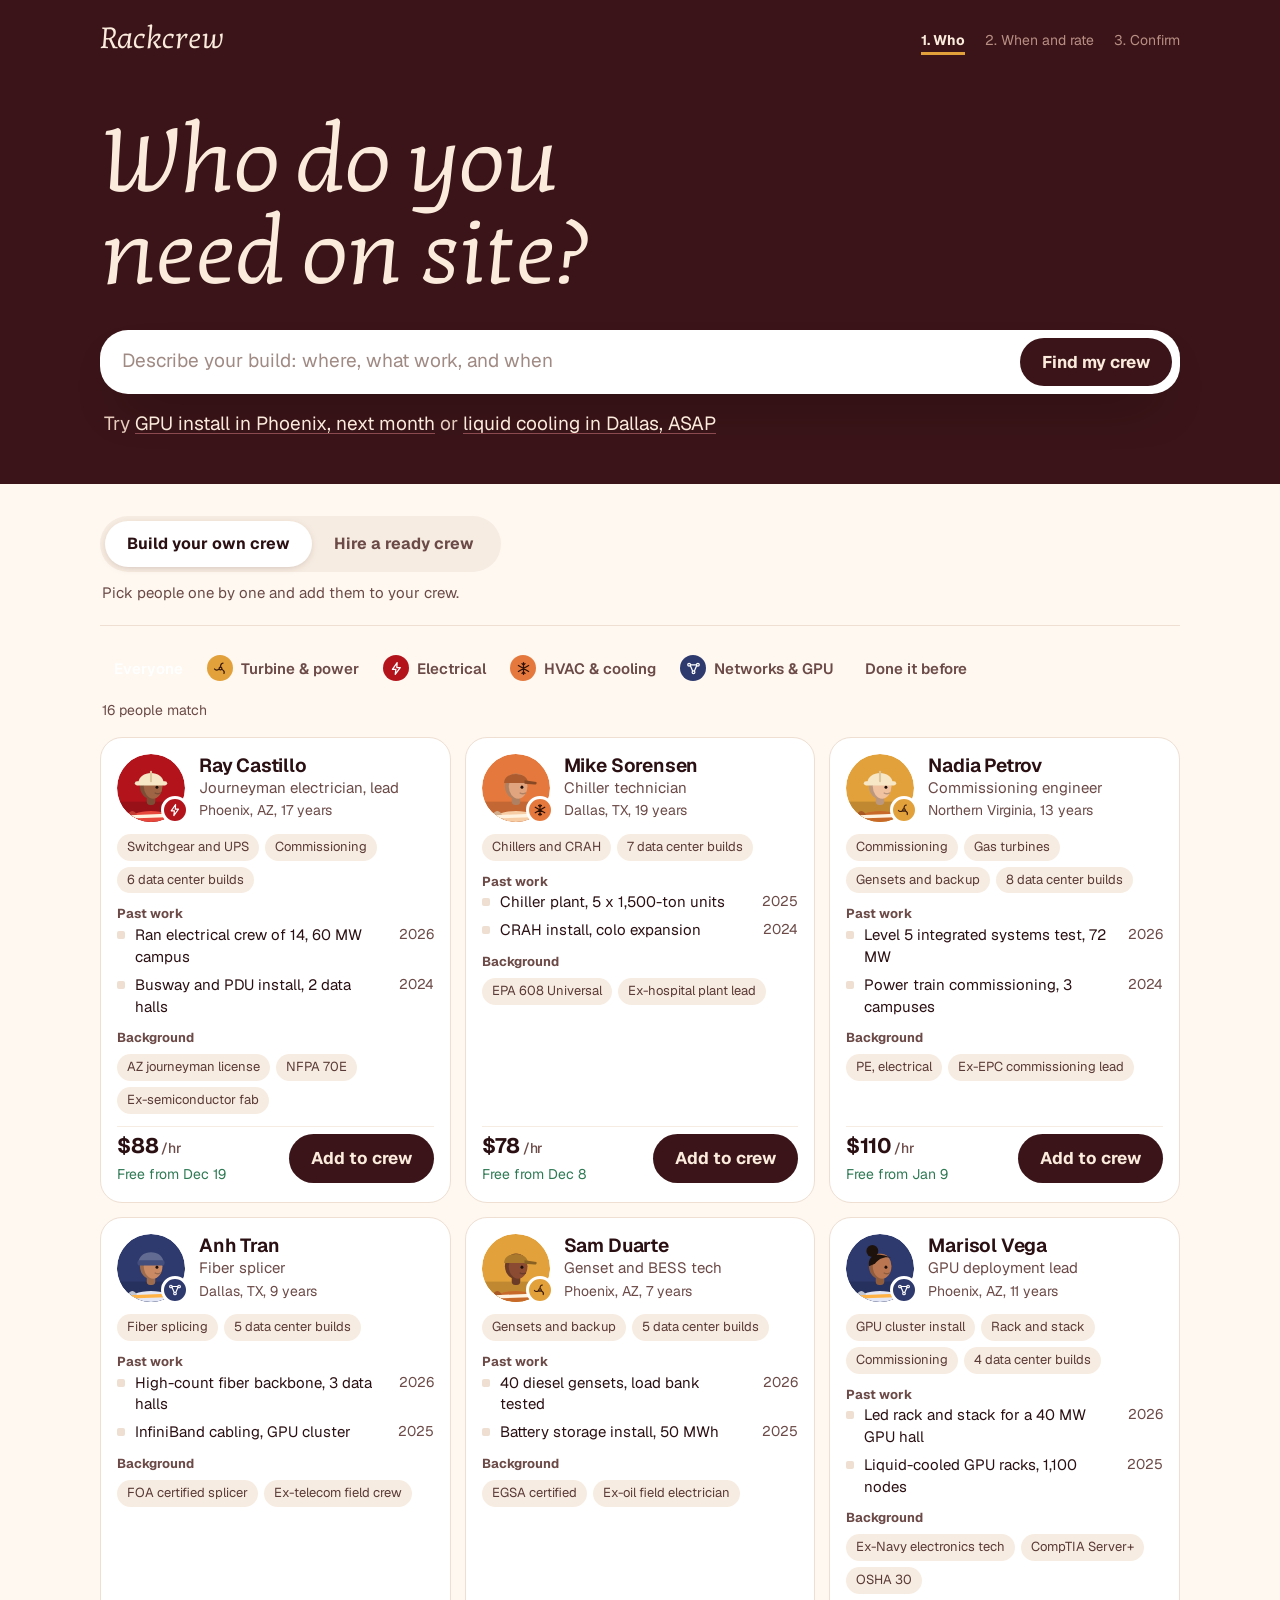
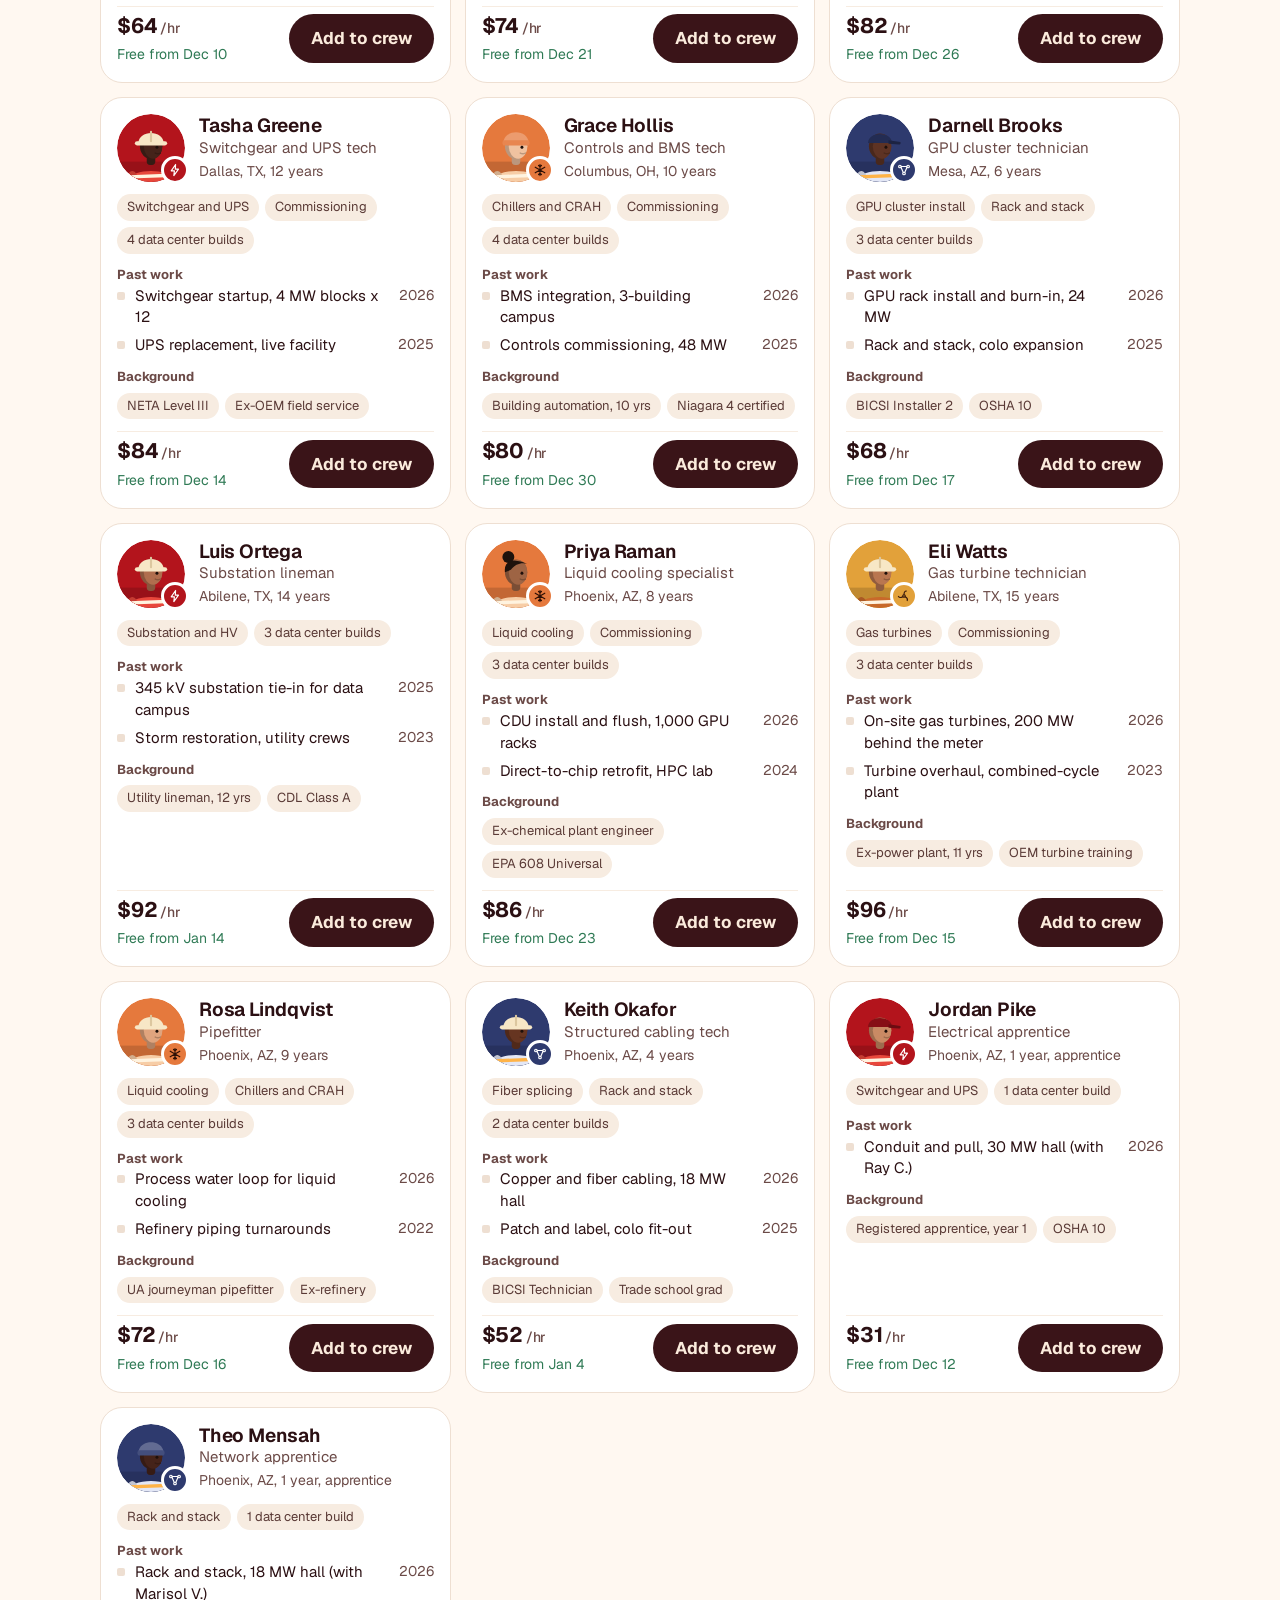
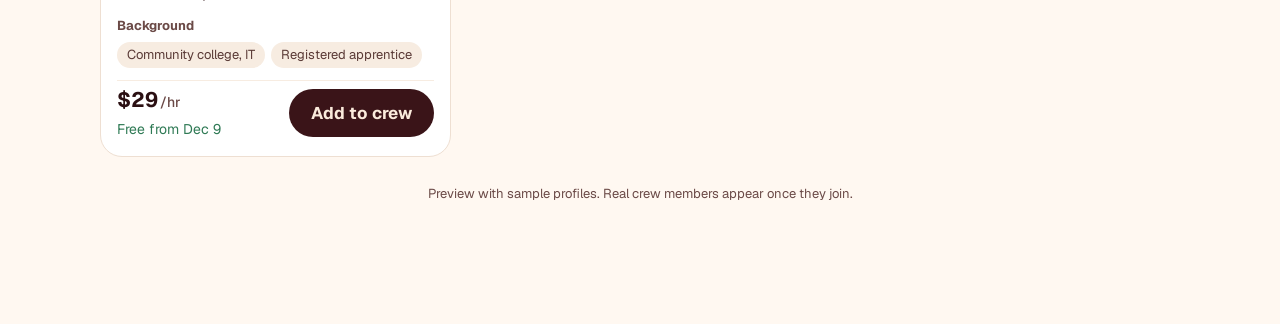
<file: request.html>
<!doctype html>
<html lang="en">
<head>
<meta charset="utf-8">
<meta name="viewport" content="width=device-width, initial-scale=1">
<title>Request a crew | Rackcrew</title>
<meta name="description" content="Describe your data center build and put together the crew for it, person by person or as a ready-made crew.">
<link rel="preload" href="/fonts/KottaOne-Regular.woff2" as="font" type="font/woff2" crossorigin>
<style>
@font-face{font-family:'Kotta One';src:url('/fonts/KottaOne-Regular.woff2') format('woff2');font-weight:400;font-style:normal;font-display:swap}
@font-face{font-family:'Geist';src:url('/fonts/Geist-Variable.woff2') format('woff2');font-weight:100 900;font-style:normal;font-display:swap}
:root{
  --maroon:#3A1418; --maroon-2:#5A262C; --ink:#2B1013; --ink-2:#6B4A47;
  --paper:#FFF8F1; --card:#FFFFFF; --line:#EEDFD2; --soft:#F7ECE1;
  --turbine:#E2A13A; --electrical:#B3141C; --hvac:#E5793D; --networks:#2E3A6E;
  --ok:#2F7A55; --warn:#A35A00;
}
*{box-sizing:border-box}
html{-webkit-text-size-adjust:100%}
body{margin:0;background:var(--paper);color:var(--ink);font-family:'Geist',system-ui,sans-serif;font-size:17px;line-height:1.45}
h1,h2,h3,p{margin:0}
a{color:inherit}
button,input,select,textarea{font:inherit;color:inherit}
:focus-visible{outline:3px solid var(--turbine);outline-offset:2px}
.wrap{max-width:1120px;margin:0 auto;padding:0 20px}
.condensed{font-family:'Kotta One',Georgia,serif;font-weight:400;letter-spacing:-.01em;line-height:1}

/* top */
.top{background:var(--maroon);color:#FBEBDC}
.top nav{display:flex;align-items:center;justify-content:space-between;gap:12px;padding:18px 0}
.brand{font-family:'Kotta One',Georgia,serif;font-weight:400;font-size:30px;text-decoration:none}
.steps{display:flex;gap:6px;list-style:none;margin:0;padding:0;font-size:14px}
.steps li{padding:6px 0 6px 14px;color:#B98F84;white-space:nowrap;font-size:14px}
.steps li.on{color:#FBEBDC;font-weight:700;text-decoration:underline;text-decoration-color:var(--turbine);text-decoration-thickness:3px;text-underline-offset:7px}
.steps li.done{color:#E8CDBF}
.hero{padding:36px 0 44px}
.hero h1{font-size:clamp(44px,8vw,92px);max-width:11ch}
.hero p{margin-top:14px;color:#E8CDBF;max-width:34em;font-size:19px}

/* describe box: one white search bar sitting on the maroon */
.sr{position:absolute;width:1px;height:1px;overflow:hidden;clip:rect(0 0 0 0);white-space:nowrap}
.search{margin-top:30px;display:flex;align-items:flex-end;gap:8px;background:#fff;border-radius:28px;padding:8px 8px 8px 22px;box-shadow:0 24px 50px -28px #000}
.search textarea{flex:1;border:0;outline:0;resize:none;background:transparent;font-size:19px;line-height:1.4;padding:10px 0;min-height:48px;max-height:140px;color:var(--ink)}
.search textarea::placeholder{color:#A08A84}
.search:focus-within{box-shadow:0 0 0 3px var(--turbine),0 24px 50px -28px #000}
.try{margin:14px 4px 0;font-size:15px;color:#D9B9AC}
.try button{border:0;background:none;padding:2px 0;color:#FBEBDC;text-decoration:underline;text-decoration-color:#8B4A50;text-underline-offset:3px;cursor:pointer}
.try button:hover{text-decoration-color:#FBEBDC}
.understood{margin-top:16px;padding:0;border:0}
.understood .lead{font-size:14px;color:#D9B9AC;margin:0 4px 8px}
.understood .chip{background:#FBEBDC;border-color:transparent;color:var(--ink)}
.understood .chip.trade{border-color:transparent}
/* old box styles kept for reference below */
.ask{margin-top:26px;background:#FBEBDC;color:var(--ink);border-radius:24px;padding:16px;box-shadow:0 18px 40px -24px #000}
.ask label{display:block;font-weight:700;font-size:15px;color:var(--ink-2);margin:2px 4px 8px}
.ask-row{display:flex;gap:10px;align-items:flex-end}
.ask textarea{flex:1;min-height:58px;max-height:160px;resize:vertical;border:0;background:#fff;border-radius:16px;padding:14px 16px;font-size:18px;line-height:1.35}
.ask textarea::placeholder{color:#A08A84}
.btn{display:inline-flex;align-items:center;justify-content:center;gap:8px;min-height:48px;padding:12px 22px;border-radius:999px;border:0;background:var(--maroon);color:#FBEBDC;font-weight:700;cursor:pointer;text-decoration:none;white-space:nowrap}
.btn:hover{filter:brightness(1.12)}
.btn.light{background:#fff;color:var(--maroon);border:1.5px solid var(--line)}
.btn.gold{background:var(--turbine);color:#3A1A0C}
.btn[disabled]{opacity:.45;cursor:not-allowed;filter:none}
.ask-try{display:flex;flex-wrap:wrap;gap:8px;margin:12px 4px 2px;font-size:14px;color:var(--ink-2)}
.ask-try button{border:1px dashed #C9A99A;background:transparent;border-radius:999px;padding:6px 12px;cursor:pointer;color:var(--ink-2)}
.chips{display:flex;flex-wrap:wrap;gap:8px}
.chip{display:inline-flex;align-items:center;gap:6px;padding:7px 8px 7px 12px;border-radius:999px;background:#fff;border:1.5px solid var(--line);font-size:15px}
.chip b{font-weight:700}
.chip button{width:24px;height:24px;border-radius:50%;border:0;background:var(--soft);cursor:pointer;line-height:1;font-size:15px;color:var(--ink-2)}
.chip.trade{color:#fff;border-color:transparent}

/* mode tabs */
.toggle{display:inline-flex;padding:5px;margin:32px 0 0;border-radius:999px;background:var(--soft)}
.toggle button{border:0;background:transparent;border-radius:999px;min-height:46px;padding:10px 22px;font-weight:700;font-size:16px;cursor:pointer;color:var(--ink-2)}
.toggle button[aria-pressed="true"]{background:#fff;color:var(--ink);box-shadow:0 2px 10px -4px rgba(58,20,24,.35)}
.toggle-help{margin:10px 2px 0;color:var(--ink-2);font-size:15px}
.modes{display:grid;grid-template-columns:1fr 1fr;gap:10px;margin:26px 0 8px}
.mode{display:flex;gap:14px;align-items:flex-start;text-align:left;padding:16px;border-radius:20px;border:2px solid var(--line);background:var(--card);cursor:pointer}
.mode[aria-pressed="true"]{border-color:var(--maroon);box-shadow:0 0 0 2px var(--maroon) inset}
.mode .t{font-weight:700;font-size:20px;line-height:1.1}
.mode .d{font-size:15px;color:var(--ink-2);margin-top:4px}
.mode .ic{flex:none;width:44px;height:44px;border-radius:14px;display:grid;place-items:center;background:var(--soft)}

/* filters */
.filters{display:flex;gap:4px;overflow-x:auto;padding:22px 0 6px;margin-top:22px;border-top:1px solid var(--line);scrollbar-width:none}
.filters::-webkit-scrollbar{display:none}
.fbtn{flex:none;display:inline-flex;align-items:center;gap:8px;min-height:40px;padding:6px 14px 6px 6px;border-radius:999px;border:0;background:transparent;cursor:pointer;font-weight:600;font-size:15px;color:var(--ink-2)}
.fbtn:hover{background:var(--soft)}
.fbtn .dot{width:26px;height:26px;border-radius:50%;display:grid;place-items:center}
.fbtn[aria-pressed="true"]{color:#fff;border-color:transparent}
.fbtn.plain{padding:6px 14px}
.count{font-size:14px;color:var(--ink-2);margin:6px 2px 16px}

/* person cards */
.grid{display:grid;grid-template-columns:repeat(auto-fill,minmax(min(100%,330px),1fr));gap:14px}
.card{background:var(--card);border:1.5px solid var(--line);border-radius:22px;padding:16px;display:flex;flex-direction:column;gap:12px}
.card.picked{border-color:var(--maroon);box-shadow:0 0 0 1.5px var(--maroon) inset}
.who{display:flex;gap:14px;align-items:center}
.ava{position:relative;flex:none;width:68px;height:68px}
.ava svg.face{width:68px;height:68px;border-radius:50%;display:block}
.ava .badge{position:absolute;right:-4px;bottom:-2px;width:28px;height:28px;border-radius:50%;display:grid;place-items:center;border:3px solid #fff}
.who h3{font-size:19px;font-weight:650;line-height:1.15;letter-spacing:-.01em}
.who .role{font-size:15px;color:var(--ink-2)}
.who .meta{font-size:14px;color:var(--ink-2);margin-top:2px}
.facts{display:flex;flex-wrap:wrap;gap:6px}
.tag{font-size:13px;padding:4px 10px;border-radius:999px;background:var(--soft);color:#5A3A36}
.tag.hit{background:#E9F3EC;color:var(--ok);font-weight:700}
.past{margin:0;padding:0;list-style:none;display:grid;gap:6px;font-size:15px}
.past li{display:flex;gap:10px}
.past li::before{content:"";flex:none;width:8px;height:8px;border-radius:2px;margin-top:7px;background:var(--line)}
.past .y{color:var(--ink-2);margin-left:auto;padding-left:8px;white-space:nowrap;font-size:14px}
.card-foot{display:flex;align-items:center;justify-content:space-between;gap:10px;margin-top:auto;padding-top:4px;border-top:1px solid var(--soft)}
.rate{font-weight:700;font-size:21px;letter-spacing:-.01em}
.rate small{font-weight:500;font-size:14px;color:var(--ink-2)}
.avail{font-size:14px}
.avail.ok{color:var(--ok)} .avail.late{color:var(--warn)}
.sec{font-size:13px;font-weight:700;color:var(--ink-2)}

/* crews */
.crew{background:var(--card);border:1.5px solid var(--line);border-radius:24px;overflow:hidden;display:flex;flex-direction:column}
.crew-top{padding:18px;color:#fff}
.crew-top .phase{font-size:14px;opacity:.9}
.crew-top h3{font-size:32px;margin-top:4px}
.stack{display:flex;margin-top:14px}
.stack .ava{width:46px;height:46px;margin-right:-10px}
.stack .ava svg.face{width:46px;height:46px;border:3px solid rgba(255,255,255,.9)}
.crew-body{padding:16px 18px 18px;display:flex;flex-direction:column;gap:12px;flex:1}
.mix{display:flex;flex-wrap:wrap;gap:6px}

/* bottom bar */
.bar{position:fixed;left:0;right:0;bottom:0;z-index:20;padding:10px 12px calc(10px + env(safe-area-inset-bottom));background:rgba(255,248,241,.92);backdrop-filter:blur(10px);border-top:1px solid var(--line);transform:translateY(110%);transition:transform .25s ease}
.bar.show{transform:none}
.bar:not(.show){visibility:hidden}
.bar .in{max-width:1120px;margin:0 auto;display:flex;align-items:center;gap:12px}
.bar .stack{margin:0}
.bar .stack .ava{width:38px;height:38px}
.bar .stack .ava svg.face{width:38px;height:38px;border-color:#fff}
.bar .sum{flex:1;min-width:0;font-size:15px;line-height:1.25}
.bar .sum b{font-size:17px}
main.wrap{padding-bottom:120px}
html{scroll-padding-bottom:100px}

/* schedule */
.panel{background:var(--card);border:1.5px solid var(--line);border-radius:24px;padding:18px}
.two{display:grid;grid-template-columns:minmax(0,1.5fr) minmax(0,1fr);gap:16px;align-items:start}
.field{display:grid;gap:6px}
.field label{font-weight:700;font-size:15px}
.field input,.field select,.field textarea{min-height:48px;border:1.5px solid var(--line);border-radius:14px;padding:10px 14px;background:#fff}
.field textarea{min-height:96px;resize:vertical}
.row{display:flex;align-items:center;gap:12px;padding:14px 0;border-top:1px solid var(--soft)}
.row:first-child{border-top:0}
.row .ava{width:46px;height:46px}
.row .ava svg.face{width:46px;height:46px}
.row .ava .badge{width:22px;height:22px;border-width:2px}
.row .nm{flex:1;min-width:0}
.row .nm b{display:block;font-size:17px}
.row .nm span{font-size:14px;color:var(--ink-2)}
.row .r{text-align:right;font-size:15px;white-space:nowrap}
.rm{border:0;background:transparent;color:var(--ink-2);cursor:pointer;text-decoration:underline;font-size:14px;padding:4px}
.total{display:grid;gap:8px;font-size:16px}
.total div{display:flex;justify-content:space-between;gap:10px}
.total .big{font-family:'Kotta One',Georgia,serif;font-weight:400;font-size:30px;padding-top:8px;border-top:1.5px solid var(--line)}
.note{font-size:14px;color:var(--ink-2)}
.warnbox{background:#FFF1DE;border-radius:14px;padding:10px 14px;font-size:15px;color:#6E3D00}
.okbox{background:#E9F3EC;border-radius:14px;padding:10px 14px;font-size:15px;color:#1F5A3D}
.seg{display:flex;flex-wrap:wrap;gap:8px}
.seg button{min-height:44px;padding:8px 16px;border-radius:999px;border:1.5px solid var(--line);background:#fff;cursor:pointer;font-weight:600}
.seg button[aria-pressed="true"]{background:var(--maroon);color:#FBEBDC;border-color:var(--maroon)}
.h2{font-size:clamp(34px,5vw,56px)}
.sample{font-size:13px;color:var(--ink-2);text-align:center;padding:28px 0 0}
.done-hero{background:var(--maroon);color:#FBEBDC;border-radius:28px;padding:32px 22px}
.next{list-style:none;margin:18px 0 0;padding:0;display:grid;gap:12px}
.next li{display:flex;gap:12px;align-items:flex-start}
.next .n{flex:none;width:32px;height:32px;border-radius:50%;background:#FBEBDC;color:var(--maroon);display:grid;place-items:center;font-weight:800}
.empty{padding:28px;border:1.5px dashed var(--line);border-radius:22px;text-align:center;color:var(--ink-2)}

@media (max-width:760px){
  .steps li:not(.on){display:none}
  .modes{grid-template-columns:1fr}
  .two{grid-template-columns:1fr}
  .two .panel{position:static!important}
  .search{flex-direction:column;align-items:stretch;padding:8px;border-radius:24px}
  .search textarea{padding:10px 12px;font-size:18px}
  .toggle{display:flex;width:100%}
  .toggle button{flex:1;padding:10px 6px;font-size:15px}
  .hero{padding-bottom:28px}
  .bar .stack{display:none}
}
@media (prefers-reduced-motion:reduce){.bar{transition:none}}
</style>
</head>
<body>
<header class="top">
  <div class="wrap">
    <nav aria-label="Main">
      <a class="brand" href="/">Rackcrew</a>
      <ol class="steps" id="steps" aria-label="Progress"></ol>
    </nav>
  </div>
  <div class="wrap" id="hero"></div>
</header>
<main class="wrap" id="app" aria-live="polite"></main>
<div class="bar" id="bar" role="region" aria-label="Your crew"></div>

<script>
(function(){
"use strict";

/* ---------- reference data ---------- */
const TRADES = {
  turbine:   {name:"Turbine & power", short:"Turbine", color:"#E2A13A", ink:"#3A1A0C", skin2:"#C8692A"},
  electrical:{name:"Electrical",      short:"Electrical", color:"#B3141C", ink:"#FFFFFF", skin2:"#E8473B"},
  hvac:      {name:"HVAC & cooling",  short:"HVAC", color:"#E5793D", ink:"#2E1005", skin2:"#F7CDA6"},
  networks:  {name:"Networks & GPU",  short:"Networks", color:"#2E3A6E", ink:"#FFFFFF", skin2:"#E3E7F6"}
};
const ICON = {
  turbine:'<circle cx="12" cy="12" r="2.2"/><path d="M12 9.8C12 6 13.6 3.6 16 3.4M14.1 13.1C17.4 15 18.6 17.6 17.5 19.8M9.9 13.1C6.6 15 3.8 14.8 2.5 12.8"/>',
  electrical:'<path d="M13 2.5 5.5 13.5h5.5L10 21.5l8-11h-5.5z"/>',
  hvac:'<path d="M12 2.5v19M3.8 7.2l16.4 9.6M3.8 16.8l16.4-9.6M9.5 4.2 12 6.5l2.5-2.3M9.5 19.8 12 17.5l2.5 2.3"/>',
  networks:'<circle cx="5" cy="6" r="2.2"/><circle cx="19" cy="6" r="2.2"/><circle cx="12" cy="18" r="2.2"/><path d="M6.8 7.3 10.6 16M17.2 7.3 13.4 16M7.2 6h9.6"/>'
};
const SPECIALTIES = [
  {id:"gpu",      label:"GPU cluster install", trade:"networks", words:["gpu","gpus","chipset","chip","chips","nvidia","blackwell","h100","h200","b200","gb200","nvl72","dgx","accelerator","ai cluster","superpod"]},
  {id:"rack",     label:"Rack and stack",      trade:"networks", words:["rack and stack","rack & stack","racking","stack","server install","servers","deployment"]},
  {id:"fiber",    label:"Fiber splicing",      trade:"networks", words:["fiber","fibre","splice","splicing","otdr","optical","infiniband","cabling","cable","low voltage"]},
  {id:"liquid",   label:"Liquid cooling",      trade:"hvac",     words:["liquid","cdu","direct-to-chip","direct to chip","immersion","cold plate"]},
  {id:"chiller",  label:"Chillers and CRAH",   trade:"hvac",     words:["chiller","chillers","crah","crac","hvac","cooling","mechanical","bms","controls"]},
  {id:"switchgear",label:"Switchgear and UPS", trade:"electrical",words:["switchgear","ups","busway","pdu","transformer","transformers","electrical","electrician","electricians","wiring"]},
  {id:"substation",label:"Substation and HV",  trade:"electrical",words:["substation","high voltage","hv","lineman","linemen","grid","interconnect","utility"]},
  {id:"turbines", label:"Gas turbines",        trade:"turbine",  words:["turbine","turbines","gas","behind the meter","behind-the-meter","on-site power","onsite power","prime power"]},
  {id:"gensets",  label:"Gensets and backup",  trade:"turbine",  words:["genset","gensets","generator","generators","backup power","diesel","bess","battery"]},
  {id:"commission",label:"Commissioning",      trade:null,       words:["commission","commissioning","cx","startup","start-up","l5","integrated systems test","ist"]}
];
const PHASES = [
  {id:"power",  name:"On-site power",        trade:"turbine"},
  {id:"grid",   name:"Grid and substation",  trade:"electrical"},
  {id:"fitout", name:"Electrical fit-out",   trade:"electrical"},
  {id:"cooling",name:"Cooling",              trade:"hvac"},
  {id:"gpu",    name:"Network and GPU install", trade:"networks"},
  {id:"cx",     name:"Commissioning",        trade:null}
];
const PLACES = [
  {name:"Phoenix, AZ", keys:["phoenix","phx","arizona","az","mesa","chandler","goodyear","buckeye","tempe"]},
  {name:"Dallas, TX", keys:["dallas","fort worth","dfw","texas","tx","plano","red oak"]},
  {name:"Abilene, TX", keys:["abilene"]},
  {name:"Austin, TX", keys:["austin","san antonio","taylor"]},
  {name:"Northern Virginia", keys:["ashburn","northern virginia","nova","virginia","va","loudoun","manassas"]},
  {name:"Columbus, OH", keys:["columbus","new albany","ohio","oh"]},
  {name:"Atlanta, GA", keys:["atlanta","georgia","ga","douglasville"]},
  {name:"Quincy, WA", keys:["quincy","washington","wenatchee","moses lake"]},
  {name:"Hillsboro, OR", keys:["hillsboro","oregon","portland","the dalles"]},
  {name:"Reno, NV", keys:["reno","nevada","nv","las vegas","storey county"]},
  {name:"Chicago, IL", keys:["chicago","illinois","elk grove"]}
];

/* sample people (fictional) */
const P = (o)=>o;
const PEOPLE = [
  P({id:"p1", name:"Marisol Vega", trade:"networks", role:"GPU deployment lead", base:"Phoenix, AZ", years:11, rate:82, availIn:21, skin:"#B97650", hat:"bun",
     spec:["gpu","rack","commission"], builds:4,
     past:[["Led rack and stack for a 40 MW GPU hall","2026"],["Liquid-cooled GPU racks, 1,100 nodes","2025"],["Network fit-out, hyperscale campus","2023"]],
     pedigree:["Ex-Navy electronics tech","CompTIA Server+","OSHA 30"]}),
  P({id:"p2", name:"Darnell Brooks", trade:"networks", role:"GPU cluster technician", base:"Mesa, AZ", years:6, rate:68, availIn:12, skin:"#5E3324", hat:"cap",
     spec:["gpu","rack"], builds:3,
     past:[["GPU rack install and burn-in, 24 MW","2026"],["Rack and stack, colo expansion","2025"]],
     pedigree:["BICSI Installer 2","OSHA 10"]}),
  P({id:"p3", name:"Anh Tran", trade:"networks", role:"Fiber splicer", base:"Dallas, TX", years:9, rate:64, availIn:5, skin:"#C98A64", hat:"beanie",
     spec:["fiber"], builds:5,
     past:[["High-count fiber backbone, 3 data halls","2026"],["InfiniBand cabling, GPU cluster","2025"]],
     pedigree:["FOA certified splicer","Ex-telecom field crew"]}),
  P({id:"p4", name:"Keith Okafor", trade:"networks", role:"Structured cabling tech", base:"Phoenix, AZ", years:4, rate:52, availIn:30, skin:"#663521", hat:"hardhat",
     spec:["fiber","rack"], builds:2,
     past:[["Copper and fiber cabling, 18 MW hall","2026"],["Patch and label, colo fit-out","2025"]],
     pedigree:["BICSI Technician","Trade school grad"]}),
  P({id:"p5", name:"Ray Castillo", trade:"electrical", role:"Journeyman electrician, lead", base:"Phoenix, AZ", years:17, rate:88, availIn:14, skin:"#9E6444", hat:"hardhat",
     spec:["switchgear","commission"], builds:6,
     past:[["Ran electrical crew of 14, 60 MW campus","2026"],["Busway and PDU install, 2 data halls","2024"],["Industrial plant electrical","2019"]],
     pedigree:["AZ journeyman license","NFPA 70E","Ex-semiconductor fab"]}),
  P({id:"p6", name:"Tasha Greene", trade:"electrical", role:"Switchgear and UPS tech", base:"Dallas, TX", years:12, rate:84, availIn:9, skin:"#45231A", hat:"hardhat",
     spec:["switchgear","commission"], builds:4,
     past:[["Switchgear startup, 4 MW blocks x 12","2026"],["UPS replacement, live facility","2025"]],
     pedigree:["NETA Level III","Ex-OEM field service"]}),
  P({id:"p7", name:"Luis Ortega", trade:"electrical", role:"Substation lineman", base:"Abilene, TX", years:14, rate:92, availIn:40, skin:"#B06E4E", hat:"hardhat",
     spec:["substation"], builds:3,
     past:[["345 kV substation tie-in for data campus","2025"],["Storm restoration, utility crews","2023"]],
     pedigree:["Utility lineman, 12 yrs","CDL Class A"]}),
  P({id:"p8", name:"Jordan Pike", trade:"electrical", role:"Electrical apprentice", base:"Phoenix, AZ", years:1, rate:31, availIn:7, skin:"#C98A64", hat:"cap",
     spec:["switchgear"], builds:1, apprentice:true,
     past:[["Conduit and pull, 30 MW hall (with Ray C.)","2026"]],
     pedigree:["Registered apprentice, year 1","OSHA 10"]}),
  P({id:"p9", name:"Priya Raman", trade:"hvac", role:"Liquid cooling specialist", base:"Phoenix, AZ", years:8, rate:86, availIn:18, skin:"#9E6444", hat:"bun",
     spec:["liquid","commission"], builds:3,
     past:[["CDU install and flush, 1,000 GPU racks","2026"],["Direct-to-chip retrofit, HPC lab","2024"]],
     pedigree:["Ex-chemical plant engineer","EPA 608 Universal"]}),
  P({id:"p10", name:"Mike Sorensen", trade:"hvac", role:"Chiller technician", base:"Dallas, TX", years:19, rate:78, availIn:3, skin:"#E0A47E", hat:"cap",
     spec:["chiller"], builds:7,
     past:[["Chiller plant, 5 x 1,500-ton units","2025"],["CRAH install, colo expansion","2024"]],
     pedigree:["EPA 608 Universal","Ex-hospital plant lead"]}),
  P({id:"p11", name:"Grace Hollis", trade:"hvac", role:"Controls and BMS tech", base:"Columbus, OH", years:10, rate:80, availIn:25, skin:"#F0C2A0", hat:"beanie",
     spec:["chiller","commission"], builds:4,
     past:[["BMS integration, 3-building campus","2026"],["Controls commissioning, 48 MW","2025"]],
     pedigree:["Building automation, 10 yrs","Niagara 4 certified"]}),
  P({id:"p12", name:"Eli Watts", trade:"turbine", role:"Gas turbine technician", base:"Abilene, TX", years:15, rate:96, availIn:10, skin:"#B97650", hat:"hardhat",
     spec:["turbines","commission"], builds:3,
     past:[["On-site gas turbines, 200 MW behind the meter","2026"],["Turbine overhaul, combined-cycle plant","2023"]],
     pedigree:["Ex-power plant, 11 yrs","OEM turbine training"]}),
  P({id:"p13", name:"Sam Duarte", trade:"turbine", role:"Genset and BESS tech", base:"Phoenix, AZ", years:7, rate:74, availIn:16, skin:"#8A4B32", hat:"cap",
     spec:["gensets"], builds:5,
     past:[["40 diesel gensets, load bank tested","2026"],["Battery storage install, 50 MWh","2025"]],
     pedigree:["EGSA certified","Ex-oil field electrician"]}),
  P({id:"p14", name:"Nadia Petrov", trade:"turbine", role:"Commissioning engineer", base:"Northern Virginia", years:13, rate:110, availIn:35, skin:"#F0C2A0", hat:"hardhat",
     spec:["commission","turbines","gensets"], builds:8,
     past:[["Level 5 integrated systems test, 72 MW","2026"],["Power train commissioning, 3 campuses","2024"]],
     pedigree:["PE, electrical","Ex-EPC commissioning lead"]}),
  P({id:"p15", name:"Theo Mensah", trade:"networks", role:"Network apprentice", base:"Phoenix, AZ", years:1, rate:29, availIn:4, skin:"#45231A", hat:"beanie",
     spec:["rack"], builds:1, apprentice:true,
     past:[["Rack and stack, 18 MW hall (with Marisol V.)","2026"]],
     pedigree:["Community college, IT","Registered apprentice"]}),
  P({id:"p16", name:"Rosa Lindqvist", trade:"hvac", role:"Pipefitter", base:"Phoenix, AZ", years:9, rate:72, availIn:11, skin:"#E0A47E", hat:"hardhat",
     spec:["liquid","chiller"], builds:3,
     past:[["Process water loop for liquid cooling","2026"],["Refinery piping turnarounds","2022"]],
     pedigree:["UA journeyman pipefitter","Ex-refinery"]})
];
const CREWS = [
  {id:"c1", name:"Desert Current", phase:"fitout", base:"Phoenix, AZ", members:["p5","p8","p4"], extra:"plus 3 journeymen", size:6, builds:4, availIn:14,
   blurb:"Ran electrical fit-out together on four data halls in the Valley."},
  {id:"c2", name:"Lightpath", phase:"gpu", base:"Phoenix, AZ", members:["p1","p2","p15","p4"], extra:"", size:4, builds:3, availIn:21,
   blurb:"GPU rack and stack, cabling and burn-in. Has done liquid-cooled racks."},
  {id:"c3", name:"Cold Aisle", phase:"cooling", base:"Phoenix, AZ", members:["p9","p16","p10"], extra:"plus 2 helpers", size:5, builds:3, availIn:18,
   blurb:"Chillers, process loops and CDUs for direct-to-chip cooling."},
  {id:"c4", name:"Spin-Up", phase:"power", base:"Abilene, TX", members:["p12","p13","p14"], extra:"plus 2 techs", size:5, builds:3, availIn:16,
   blurb:"Behind-the-meter gas turbines and backup gensets, set and started."},
  {id:"c5", name:"Tie-In", phase:"grid", base:"Abilene, TX", members:["p7","p6"], extra:"plus 4 linemen", size:6, builds:3, availIn:40,
   blurb:"Substation and high-voltage interconnect for new campuses."},
  {id:"c6", name:"Final Mile", phase:"cx", base:"Dallas, TX", members:["p14","p6","p11"], extra:"", size:3, builds:5, availIn:30,
   blurb:"Level 1 to 5 commissioning across power, cooling and controls."}
];
const byId = Object.fromEntries(PEOPLE.map(p=>[p.id,p]));
const HOURS = 40;

/* ---------- helpers ---------- */
const $ = (s,el=document)=>el.querySelector(s);
const esc = s=>String(s).replace(/[&<>"']/g,c=>({"&":"&amp;","<":"&lt;",">":"&gt;",'"':"&quot;","'":"&#39;"}[c]));
const today = new Date(); today.setHours(0,0,0,0);
const addDays=(d,n)=>{const x=new Date(d); x.setDate(x.getDate()+n); return x;};
const fmt=d=>d.toLocaleDateString("en-US",{month:"short",day:"numeric"});
const fmtLong=d=>d.toLocaleDateString("en-US",{weekday:"short",month:"short",day:"numeric"});
const iso=d=>d.toISOString().slice(0,10);
const money=n=>"$"+Math.round(n).toLocaleString("en-US");
const daysBetween=(a,b)=>Math.round((b-a)/864e5);
const availDate=p=>addDays(today,p.availIn);
const placeOf=base=>PLACES.find(pl=>pl.name===base||pl.keys.some(k=>base.toLowerCase().includes(k)))?.name||base;

function lev(a,b){const m=a.length,n=b.length; if(Math.abs(m-n)>2) return 9; const d=Array.from({length:m+1},(_,i)=>[i]); for(let j=1;j<=n;j++) d[0][j]=j;
  for(let i=1;i<=m;i++) for(let j=1;j<=n;j++) d[i][j]=Math.min(d[i-1][j]+1,d[i][j-1]+1,d[i-1][j-1]+(a[i-1]===b[j-1]?0:1)); return d[m][n];}

function tradeIcon(t,size=16,stroke="#fff"){return `<svg viewBox="0 0 24 24" width="${size}" height="${size}" fill="none" stroke="${stroke}" stroke-width="2" stroke-linecap="round" stroke-linejoin="round" aria-hidden="true">${ICON[t]}</svg>`;}

function face(p){
  const T=TRADES[p.trade], id="f"+p.id+Math.random().toString(36).slice(2,6);
  const skinD = shade(p.skin,-0.22);
  const shirt = T.skin2, band = p.trade==="networks" ? "#FFB347" : "#FFF3DF";
  let hat="";
  if(p.hat==="hardhat") hat=`<path d="M25 35C25 18 55 18 55 35Z" fill="#F7E7C6"/><rect x="21" y="32" width="38" height="5" rx="2.5" fill="#F7E7C6"/><path d="M40 21V32" stroke="#DCC79F" stroke-width="2.5" stroke-linecap="round"/>`;
  if(p.hat==="cap") hat=`<path d="M26 34C26 20 54 20 54 34Z" fill="${shade(T.color,-0.25)}"/><path d="M50 31L64 33Q65 36 62 36L50 35Z" fill="${shade(T.color,-0.4)}"/>`;
  if(p.hat==="beanie") hat=`<path d="M25 35C25 17 55 17 55 35Z" fill="${shade(T.color,0.25)}"/><rect x="24" y="31" width="32" height="6" rx="3" fill="${shade(T.color,0.1)}"/>`;
  if(p.hat==="bun") hat=`<circle cx="31" cy="20" r="7" fill="#1E120C"/><path d="M27 38C25 24 38 21 53 28C47 26 39 28 34 35Z" fill="#1E120C"/>`;
  return `<svg class="face" viewBox="0 0 80 80" role="img" aria-label="Illustrated portrait of ${esc(p.name)}"><defs><clipPath id="${id}"><circle cx="40" cy="40" r="40"/></clipPath></defs><g clip-path="url(#${id})">
  <rect width="80" height="80" fill="${T.color}"/><rect y="56" width="80" height="24" fill="${shade(T.color,-0.15)}"/>
  <path d="M10 82C12 62 68 62 70 82Z" fill="${shirt}"/><path d="M10 82C12 62 24 62 26 82Z" fill="${shade(shirt,-0.15)}"/>
  <path d="M15 72L65 70L66 74L15 76Z" fill="${band}"/>
  <rect x="35" y="44" width="10" height="16" rx="4" fill="${skinD}"/>
  <ellipse cx="40" cy="38" rx="13" ry="15" fill="${skinD}"/><ellipse cx="42.5" cy="38" rx="11" ry="14.5" fill="${p.skin}"/>
  <ellipse cx="47" cy="39" rx="1.7" ry="2" fill="#1E0F0A"/><path d="M45 46Q48 47.5 51 46" stroke="${skinD}" stroke-width="1.8" fill="none" stroke-linecap="round"/>
  ${hat}</g></svg>`;
}
function shade(hex,amt){const n=parseInt(hex.slice(1),16); let r=n>>16,g=(n>>8)&255,b=n&255;
  const f=v=>Math.max(0,Math.min(255,Math.round(amt<0?v*(1+amt):v+(255-v)*amt))); return "#"+[f(r),f(g),f(b)].map(v=>v.toString(16).padStart(2,"0")).join("");}
function ava(p){const T=TRADES[p.trade]; return `<span class="ava">${face(p)}<span class="badge" style="background:${T.color}" title="${esc(T.name)}">${tradeIcon(p.trade,14,T.ink==="#FFFFFF"?"#fff":T.ink)}</span></span>`;}

/* ---------- the describe-it parser ---------- */
const EXAMPLES = [
  "I'm building a data center in Phoenix, Arizona and need a GPU chipset expert who has done it before, starting next month",
  "Liquid cooling crew for 2,000 racks in Dallas, ASAP"
];
function parse(text){
  const t=" "+text.toLowerCase().replace(/[’']/g,"'").replace(/[^a-z0-9,\-' ]/g," ")+" ";
  const words=t.split(/[\s,]+/).filter(Boolean);
  const out={location:null,trades:new Set(),specs:new Set(),start:null,startLabel:null,veteran:false,phase:null};
  // location: exact keys, then fuzzy (handles "Phenix")
  for(const pl of PLACES){ if(pl.keys.some(k=>k.length>2 ? t.includes(" "+k+" ")||t.includes(" "+k+",") : new RegExp("\\b"+k+"\\b").test(t))){out.location=pl.name;break;} }
  if(!out.location){ outer: for(const w of words){ if(w.length<5) continue; for(const pl of PLACES){ for(const k of pl.keys){ if(k.length>=5 && lev(w,k)<=2){out.location=pl.name;break outer;} } } } }
  // specialties and trades
  for(const s of SPECIALTIES){ if(s.words.some(w=>w.includes(" ")? t.includes(w) : words.some(x=>x===w||(w.length>4&&lev(x,w)<=1)))){ out.specs.add(s.id); if(s.trade) out.trades.add(s.trade);} }
  if(/\b(electric|electrical|electrician)/.test(t)) out.trades.add("electrical");
  if(/\b(hvac|cooling|mechanical)/.test(t)) out.trades.add("hvac");
  if(/\b(network|networking|it )/.test(t)) out.trades.add("networks");
  if(/\b(power|turbine|genset|generator)/.test(t)) out.trades.add("turbine");
  // a generic word like "cooling" shouldn't also add chillers when liquid was asked for
  if(out.specs.has("liquid")) out.specs.delete("chiller");
  if(out.specs.has("gpu")) out.specs.delete("rack");
  // start date
  let m;
  if(/\b(asap|immediately|right away|right now|this week|urgent)\b/.test(t)){out.start=addDays(today,3);out.startLabel="As soon as possible";}
  else if(/\bnext month\b/.test(t)){const d=new Date(today.getFullYear(),today.getMonth()+1,1);out.start=d;out.startLabel="Next month ("+fmt(d)+")";}
  else if(/\bnext week\b/.test(t)){out.start=addDays(today,7);out.startLabel="Next week";}
  else if((m=t.match(/\bin (\d+|two|three|four|six) (week|weeks|month|months)\b/))){const num={two:2,three:3,four:4,six:6}[m[1]]||+m[1]; const days=m[2].startsWith("week")?num*7:num*30; out.start=addDays(today,days); out.startLabel="In "+num+" "+m[2]+" ("+fmt(out.start)+")";}
  else { const months=["january","february","march","april","may","june","july","august","september","october","november","december"];
    for(let i=0;i<12;i++){ if(new RegExp("\\b("+months[i]+"|"+months[i].slice(0,3)+")\\b").test(t) && !(months[i]==="may"&&/\bmay (need|want|be)\b/.test(t))){ let y=today.getFullYear(); if(i<today.getMonth()) y++; out.start=new Date(y,i,1); out.startLabel=months[i][0].toUpperCase()+months[i].slice(1)+" "+y; break; } } }
  // experience
  if(/(done (it|this|one|that) before|has done|have done|experience|experienced|veteran|proven|before\b|track record|been there)/.test(t)) out.veteran=true;
  // phase guess for ready crews
  if(out.specs.has("gpu")||out.specs.has("rack")||out.specs.has("fiber")) out.phase="gpu";
  else if(out.specs.has("liquid")||out.specs.has("chiller")) out.phase="cooling";
  else if(out.specs.has("substation")) out.phase="grid";
  else if(out.specs.has("switchgear")) out.phase="fitout";
  else if(out.specs.has("turbines")||out.specs.has("gensets")) out.phase="power";
  else if(out.specs.has("commission")) out.phase="cx";
  return out;
}

/* ---------- state ---------- */
const S = {
  step:"who", mode:"browse", text:"", parsed:null,
  trades:new Set(), specs:new Set(), location:null, start:null, startLabel:null, veteran:false, phase:null,
  cart:[], crew:null, weeks:12, form:{}
};
// deep link: /request?trade=electrical or ?mode=crews
const qs=new URLSearchParams(location.search);
if(qs.get("trade")&&TRADES[qs.get("trade")]) S.trades.add(qs.get("trade"));
if(qs.get("mode")==="crews") S.mode="crews";

function applyParsed(p){
  S.parsed=p; S.trades=new Set(p.trades); S.specs=new Set(p.specs); S.location=p.location;
  S.start=p.start; S.startLabel=p.startLabel; S.veteran=p.veteran; if(p.phase) S.phase=p.phase;
}

function score(p){
  let s=0; const reasons=[];
  if(S.trades.size && !S.trades.has(p.trade) && ![...S.specs].some(id=>p.spec.includes(id))) return null;
  const hits=[...S.specs].filter(id=>p.spec.includes(id));
  if(S.specs.size && !hits.length && S.trades.size===0) return null;
  s+=hits.length*10;
  if(S.location){ if(placeOf(p.base)===S.location){s+=8; reasons.push("local");} }
  if(S.veteran){ if(p.builds>=3){s+=6;} else s-=6; }
  if(S.start){ if(availDate(p)<=S.start) s+=4; }
  s+=Math.min(p.builds,6);
  return {s,hits};
}

/* ---------- render ---------- */
function setSteps(){
  const order=[["who","Who"],["when","When and rate"],["confirm","Confirm"]];
  const i=order.findIndex(o=>o[0]===S.step);
  $("#steps").innerHTML=S.step==="sent"?"":order.map((o,k)=>`<li class="${k===i?"on":k<i?"done":""}" ${k===i?'aria-current="step"':""}>${k+1}. ${o[1]}</li>`).join("");
}

function render(){
  setSteps();
  if(S.step==="who") renderWho();
  if(S.step==="when") renderWhen();
  if(S.step==="confirm") renderConfirm();
  if(S.step==="sent") renderSent();
  renderBar();
}

function renderHeroWho(){
  $("#hero").innerHTML=`<div class="hero">
    <h1 class="condensed">Who do you need on site?</h1>
    <form id="askForm" role="search">
      <label for="ask" class="sr">Describe your build</label>
      <div class="search">
        <textarea id="ask" rows="1" placeholder="Describe your build: where, what work, and when">${esc(S.text)}</textarea>
        <button class="btn" type="submit">Find my crew</button>
      </div>
      ${S.parsed?understoodHTML():`<p class="try">Try <button type="button" data-ex="0">GPU install in Phoenix, next month</button> or <button type="button" data-ex="1">liquid cooling in Dallas, ASAP</button></p>`}
    </form>
  </div>`;
  $("#askForm").addEventListener("submit",e=>{e.preventDefault(); const v=$("#ask").value.trim(); if(!v) return; S.text=v; applyParsed(parse(v)); render(); $("#results")?.scrollIntoView({behavior:"smooth",block:"start"});});
  const ta=$("#ask"); const grow=()=>{ta.style.height="auto"; ta.style.height=Math.min(ta.scrollHeight,140)+"px";}; ta.addEventListener("input",grow); grow();
  $("#ask").addEventListener("keydown",e=>{ if(e.key==="Enter"&&!e.shiftKey){ e.preventDefault(); $("#askForm").requestSubmit(); }});
  document.querySelectorAll("[data-ex]").forEach(b=>b.addEventListener("click",()=>{ $("#ask").value=EXAMPLES[+b.dataset.ex]; $("#askForm").requestSubmit(); }));
  document.querySelectorAll("[data-drop]").forEach(b=>b.addEventListener("click",()=>{ const [k,v]=b.dataset.drop.split(":");
    if(k==="trade") S.trades.delete(v); if(k==="spec") S.specs.delete(v); if(k==="loc") S.location=null; if(k==="start"){S.start=null;S.startLabel=null;} if(k==="vet") S.veteran=false; render(); }));
}
function understoodHTML(){
  const chips=[];
  if(S.location) chips.push(`<span class="chip"><span>Site</span><b>${esc(S.location)}</b><button type="button" data-drop="loc:" aria-label="Remove site">×</button></span>`);
  [...S.specs].forEach(id=>{const sp=SPECIALTIES.find(s=>s.id===id); chips.push(`<span class="chip"><span>Skill</span><b>${esc(sp.label)}</b><button type="button" data-drop="spec:${id}" aria-label="Remove ${esc(sp.label)}">×</button></span>`);});
  [...S.trades].forEach(t=>chips.push(`<span class="chip trade" style="background:${TRADES[t].color};color:${TRADES[t].ink}">${tradeIcon(t,14,TRADES[t].ink)}<b>${TRADES[t].name}</b><button type="button" data-drop="trade:${t}" aria-label="Remove ${TRADES[t].name}">×</button></span>`));
  if(S.startLabel) chips.push(`<span class="chip"><span>Start</span><b>${esc(S.startLabel)}</b><button type="button" data-drop="start:" aria-label="Remove start date">×</button></span>`);
  if(S.veteran) chips.push(`<span class="chip"><b>Has done this build before</b><button type="button" data-drop="vet:" aria-label="Remove">×</button></span>`);
  return `<div class="understood"><div class="lead">${chips.length?"We understood:":"We couldn’t pick out a trade, place or date. Try naming the work, the city and when you need people."}</div><div class="chips">${chips.join("")}</div></div>`;
}

function renderWho(){
  renderHeroWho();
  const modeBtns=`<div class="toggle" role="group" aria-label="How do you want to hire">
    <button type="button" data-mode="browse" aria-pressed="${S.mode==="browse"}">Build your own crew</button>
    <button type="button" data-mode="crews" aria-pressed="${S.mode==="crews"}">Hire a ready crew</button>
  </div>
  <p class="toggle-help">${S.mode==="browse"?"Pick people one by one and add them to your crew.":"Whole crews that have done one phase of a build together."}</p>`;
  $("#app").innerHTML=`<section id="results" style="scroll-margin-top:12px">${modeBtns}<div id="list"></div></section><p class="sample">Preview with sample profiles. Real crew members appear once they join.</p>`;
  document.querySelectorAll("[data-mode]").forEach(b=>b.addEventListener("click",()=>{S.mode=b.dataset.mode; render();}));
  S.mode==="browse"?renderBrowse():renderCrews();
}

function renderBrowse(){
  const filt=`<div class="filters" role="group" aria-label="Filter by trade">
    <button class="fbtn plain" type="button" data-t="all" aria-pressed="${S.trades.size===0}">Everyone</button>
    ${Object.entries(TRADES).map(([k,T])=>{const on=S.trades.has(k); return `<button class="fbtn" type="button" data-t="${k}" aria-pressed="${on}" style="${on?`background:${T.color};color:${T.ink}`:""}"><span class="dot" style="background:${T.color}">${tradeIcon(k,15,T.ink)}</span>${T.name}</button>`;}).join("")}
    <button class="fbtn plain" type="button" id="vetToggle" aria-pressed="${S.veteran}" style="${S.veteran?"background:var(--maroon);color:#FBEBDC":""}">Done it before</button>
  </div>`;
  const ranked=PEOPLE.map(p=>({p,r:score(p)})).filter(x=>x.r).sort((a,b)=>b.r.s-a.r.s);
  $("#list").innerHTML=filt+`<p class="count">${ranked.length} ${ranked.length===1?"person matches":"people match"}${S.location?` near ${esc(S.location)} or willing to travel`:""}</p>`+
    (ranked.length?`<div class="grid">${ranked.map(x=>personCard(x.p,x.r.hits)).join("")}</div>`:`<div class="empty">No one matches every filter. Remove a skill or trade above to see more people.</div>`);
  document.querySelectorAll("[data-t]").forEach(b=>b.addEventListener("click",()=>{const t=b.dataset.t; if(t==="all") S.trades.clear(); else S.trades.has(t)?S.trades.delete(t):S.trades.add(t); render();}));
  $("#vetToggle").addEventListener("click",()=>{S.veteran=!S.veteran; render();});
  document.querySelectorAll("[data-add]").forEach(b=>b.addEventListener("click",()=>{const id=b.dataset.add; S.crew=null; S.cart.includes(id)?S.cart.splice(S.cart.indexOf(id),1):S.cart.push(id); renderBar(); refreshCard(id);}));
}
function availHTML(p){
  const d=availDate(p);
  if(S.start){ const late=daysBetween(S.start,d); return late>0?`<span class="avail late">Free from ${fmt(d)}, ${late} days after your start</span>`:`<span class="avail ok">Free for your ${fmt(S.start)} start</span>`; }
  return `<span class="avail ok">Free from ${fmt(d)}</span>`;
}
function personCard(p,hits=[]){
  const T=TRADES[p.trade], picked=S.cart.includes(p.id);
  const specTags=p.spec.map(id=>{const sp=SPECIALTIES.find(s=>s.id===id); return `<span class="tag ${hits.includes(id)?"hit":""}">${esc(sp.label)}</span>`;}).join("");
  const local=S.location&&placeOf(p.base)===S.location;
  return `<article class="card ${picked?"picked":""}" id="card-${p.id}">
    <div class="who">${ava(p)}<div style="min-width:0"><h3>${esc(p.name)}</h3><div class="role">${esc(p.role)}</div><div class="meta">${esc(p.base)}${local?" (local)":""}, ${p.years} ${p.years===1?"year":"years"}${p.apprentice?", apprentice":""}</div></div></div>
    <div class="facts">${specTags}<span class="tag">${p.builds} data center ${p.builds===1?"build":"builds"}</span></div>
    <div><div class="sec">Past work</div><ul class="past">${p.past.slice(0,2).map(w=>`<li><span>${esc(w[0])}</span><span class="y">${w[1]}</span></li>`).join("")}</ul></div>
    <div><div class="sec">Background</div><div class="facts" style="margin-top:6px">${p.pedigree.map(x=>`<span class="tag">${esc(x)}</span>`).join("")}</div></div>
    <div class="card-foot"><div><div class="rate">${money(p.rate)}<small> /hr</small></div>${availHTML(p)}</div>
    <button class="btn ${picked?"light":""}" type="button" data-add="${p.id}" aria-pressed="${picked}">${picked?"Added ✓":"Add to crew"}</button></div>
  </article>`;
}
function refreshCard(id){ const el=$("#card-"+id); if(!el) return; const hits=score(byId[id])?.hits||[]; el.outerHTML=personCard(byId[id],hits);
  const b=$(`#card-${id} [data-add]`); b.addEventListener("click",()=>{S.crew=null; S.cart.includes(id)?S.cart.splice(S.cart.indexOf(id),1):S.cart.push(id); renderBar(); refreshCard(id);}); b.focus(); }

function renderCrews(){
  const filt=`<div class="filters" role="group" aria-label="Filter by phase of the build">
    <button class="fbtn plain" type="button" data-ph="all" aria-pressed="${!S.phase}" style="${!S.phase?"background:var(--maroon);color:#FBEBDC":""}">All phases</button>
    ${PHASES.map(ph=>{const on=S.phase===ph.id; const c=ph.trade?TRADES[ph.trade]:{color:"#3A1418",ink:"#FBEBDC"}; return `<button class="fbtn plain" type="button" data-ph="${ph.id}" aria-pressed="${on}" style="${on?`background:${c.color};color:${c.ink}`:""}">${ph.name}</button>`;}).join("")}
  </div>`;
  let list=CREWS.filter(c=>!S.phase||c.phase===S.phase);
  list.sort((a,b)=>((S.location&&b.base===S.location)-(S.location&&a.base===S.location))||a.availIn-b.availIn);
  $("#list").innerHTML=filt+`<p class="count">${list.length} ready ${list.length===1?"crew":"crews"}</p>`+
    (list.length?`<div class="grid">${list.map(crewCard).join("")}</div>`:`<div class="empty">No ready crew for this phase yet. Build your own crew instead.</div>`);
  document.querySelectorAll("[data-ph]").forEach(b=>b.addEventListener("click",()=>{S.phase=b.dataset.ph==="all"?null:b.dataset.ph; render();}));
  document.querySelectorAll("[data-crew]").forEach(b=>b.addEventListener("click",()=>{S.crew=b.dataset.crew; S.cart=[...CREWS.find(c=>c.id===S.crew).members]; S.step="when"; render(); window.scrollTo(0,0);}));
}
function crewRate(c){ const named=c.members.reduce((s,id)=>s+byId[id].rate,0); const extraN=c.size-c.members.length; const avg=c.phase==="grid"?84:c.phase==="fitout"?66:62; return named+extraN*avg; }
function crewCard(c){
  const ph=PHASES.find(p=>p.id===c.phase); const T=ph.trade?TRADES[ph.trade]:{color:"#3A1418",ink:"#FBEBDC"};
  const trades=[...new Set(c.members.map(id=>byId[id].trade))];
  const d=addDays(today,c.availIn); const late=S.start?daysBetween(S.start,d):0;
  return `<article class="crew">
    <div class="crew-top" style="background:${T.color};color:${T.ink}">
      <div class="phase">${esc(ph.name)}, based in ${esc(c.base)}</div>
      <h3 class="condensed">${esc(c.name)}</h3>
      <div class="stack">${c.members.map(id=>ava(byId[id])).join("")}</div>
    </div>
    <div class="crew-body">
      <p>${esc(c.blurb)}</p>
      <div class="facts"><span class="tag">${c.size} people</span><span class="tag">${c.builds} builds together</span>${c.extra?`<span class="tag">${esc(c.extra)}</span>`:""}</div>
      <div><div class="sec">Led by</div><div style="display:flex;align-items:center;gap:10px;margin-top:6px">${miniAva(byId[c.members[0]])}<span><b>${esc(byId[c.members[0]].name)}</b>, ${esc(byId[c.members[0]].role.toLowerCase())}</span></div></div>
      <div class="mix">${trades.map(t=>`<span class="tag" style="display:inline-flex;gap:6px;align-items:center"><span style="width:18px;height:18px;border-radius:50%;display:grid;place-items:center;background:${TRADES[t].color}">${tradeIcon(t,11,TRADES[t].ink)}</span>${TRADES[t].short}</span>`).join("")}</div>
      <div class="card-foot"><div><div class="rate">${money(crewRate(c)*HOURS)}<small> /week</small></div>${S.start&&late>0?`<span class="avail late">Free from ${fmt(d)}, ${late} days after your start</span>`:`<span class="avail ok">Free from ${fmt(d)}</span>`}</div>
      <button class="btn" type="button" data-crew="${c.id}">Pick this crew</button></div>
    </div>
  </article>`;
}
function miniAva(p){return `<span class="ava" style="width:34px;height:34px">${face(p).replace('class="face"','class="face" style="width:34px;height:34px"')}</span>`;}

function renderBar(){
  const bar=$("#bar");
  if(S.step!=="who"||!S.cart.length||S.crew){ bar.classList.remove("show"); bar.innerHTML=""; return; }
  const ppl=S.cart.map(id=>byId[id]); const wk=ppl.reduce((s,p)=>s+p.rate,0)*HOURS;
  bar.innerHTML=`<div class="in"><div class="stack">${ppl.slice(0,5).map(ava).join("")}</div>
    <div class="sum"><b>${ppl.length} in your crew</b><br>${money(wk)} a week at ${HOURS} hrs</div>
    <button class="btn" type="button" id="toWhen">Next: when and rate</button></div>`;
  bar.classList.add("show");
  $("#toWhen").addEventListener("click",()=>{S.step="when"; render(); window.scrollTo(0,0);});
}

/* step 2 */
function members(){ return S.cart.map(id=>byId[id]); }
function renderWhen(){
  const crew=S.crew?CREWS.find(c=>c.id===S.crew):null;
  if(!S.start) S.start=addDays(today,14);
  $("#hero").innerHTML=`<div class="hero"><h1 class="condensed">When do you need them?</h1><p>${crew?`Crew ${esc(crew.name)}, ${crew.size} people.`:`${S.cart.length} ${S.cart.length===1?"person":"people"} in your crew.`} Check dates and rates before you send the request.</p></div>`;
  const ppl=members();
  const late=ppl.filter(p=>availDate(p)>S.start);
  const rateSum=ppl.reduce((s,p)=>s+p.rate,0)+(crew?(crewRate(crew)-ppl.reduce((s,p)=>s+p.rate,0)):0);
  const weekly=rateSum*HOURS, total=weekly*S.weeks;
  const earliest=new Date(Math.max(...ppl.map(p=>+availDate(p)), crew?+addDays(today,crew.availIn):0));
  $("#app").innerHTML=`<div class="two" style="margin-top:22px">
    <div class="panel">
      <div class="field"><label for="start">Start date on site</label><input id="start" type="date" value="${iso(S.start)}" min="${iso(today)}"></div>
      <div class="field" style="margin-top:16px"><span style="font-weight:700;font-size:15px" id="lenL">How long</span>
        <div class="seg" role="group" aria-labelledby="lenL">${[4,8,12,26].map(w=>`<button type="button" data-w="${w}" aria-pressed="${S.weeks===w}">${w===26?"6 months":w+" weeks"}</button>`).join("")}</div></div>
      <div style="margin-top:18px">${late.length?`<div class="warnbox">${late.length===1?esc(late[0].name)+" is":late.length+" people are"} free a little after your start. <button type="button" class="rm" id="shift" style="color:#6E3D00">Start on ${fmt(earliest)} instead</button>${S.crew?"":" or swap them out."}</div>`:`<div class="okbox">Everyone is free for a ${fmtLong(S.start)} start.</div>`}</div>
      <div style="margin-top:8px">${ppl.map(p=>`<div class="row">${ava(p)}<div class="nm"><b>${esc(p.name)}</b><span>${esc(p.role)}</span><br>${availHTML(p)}</div><div class="r"><b>${money(p.rate)}</b>/hr${S.crew?"":`<br><button type="button" class="rm" data-rm="${p.id}">Remove</button>`}</div></div>`).join("")}
      ${crew&&crew.extra?`<div class="row"><span class="ava" style="width:46px;height:46px;border-radius:50%;background:var(--soft);display:grid;place-items:center;font-weight:800">+${crew.size-crew.members.length}</span><div class="nm"><b>${esc(crew.extra[0].toUpperCase()+crew.extra.slice(1))}</b><span>Regulars on this crew</span></div><div class="r"><b>${money((crewRate(crew)-ppl.reduce((s,p)=>s+p.rate,0)))}</b>/hr total</div></div>`:""}</div>
    </div>
    <div class="panel" style="position:sticky;top:12px">
      <div class="total">
        <div><span>Crew rate</span><b>${money(rateSum)}/hr</b></div>
        <div><span>Per week, ${HOURS} hrs</span><b>${money(weekly)}</b></div>
        <div><span>Length</span><b>${S.weeks===26?"6 months":S.weeks+" weeks"}</b></div>
        <div class="big"><span>Estimate</span><span>${money(total)}</span></div>
      </div>
      <p class="note" style="margin-top:10px">Bill rates include payroll, insurance and Rackcrew’s fee. Overtime, per diem and travel are quoted once the crew confirms.</p>
      <div style="display:grid;gap:10px;margin-top:16px">
        <button class="btn" type="button" id="toConfirm" ${ppl.length?"":"disabled"}>Next: confirm</button>
        <button class="btn light" type="button" id="back">Back to ${S.crew?"crews":"people"}</button>
      </div>
    </div>
  </div>`;
  $("#start").addEventListener("change",e=>{ if(e.target.value){S.start=new Date(e.target.value+"T00:00"); S.startLabel=null;} render(); });
  document.querySelectorAll("[data-w]").forEach(b=>b.addEventListener("click",()=>{S.weeks=+b.dataset.w; render();}));
  document.querySelectorAll("[data-rm]").forEach(b=>b.addEventListener("click",()=>{S.cart=S.cart.filter(x=>x!==b.dataset.rm); if(!S.cart.length){S.step="who";} render();}));
  $("#shift")?.addEventListener("click",()=>{S.start=earliest; render();});
  $("#toConfirm").addEventListener("click",()=>{S.step="confirm"; render(); window.scrollTo(0,0);});
  $("#back").addEventListener("click",()=>{ if(S.crew){S.cart=[];S.crew=null;S.mode="crews";} S.step="who"; render(); window.scrollTo(0,0);});
}

/* step 3 */
function renderConfirm(){
  const crew=S.crew?CREWS.find(c=>c.id===S.crew):null; const ppl=members();
  const rateSum=crew?crewRate(crew):ppl.reduce((s,p)=>s+p.rate,0); const total=rateSum*HOURS*S.weeks;
  $("#hero").innerHTML=`<div class="hero"><h1 class="condensed">Send the request.</h1><p>Each person confirms the dates and rate. Nothing is booked or charged until they do.</p></div>`;
  const f=S.form;
  $("#app").innerHTML=`<div class="two" style="margin-top:22px">
    <form class="panel" id="cform" novalidate>
      <div style="display:grid;gap:14px">
        <div class="field"><label for="fn">Your name</label><input id="fn" name="name" autocomplete="name" required value="${esc(f.name||"")}"></div>
        <div class="field"><label for="fc">Company</label><input id="fc" name="company" autocomplete="organization" required value="${esc(f.company||"")}"></div>
        <div class="field"><label for="fe">Work email</label><input id="fe" name="email" type="email" autocomplete="email" required value="${esc(f.email||"")}"></div>
        <div class="field"><label for="fs">Site location</label><input id="fs" name="site" required value="${esc(f.site||S.location||"")}" placeholder="City, state"></div>
        <div class="field"><label for="fx">Anything the crew should know</label><textarea id="fx" name="notes" placeholder="Badging, site hours, union or open shop, per diem">${esc(f.notes||S.text||"")}</textarea></div>
        <p id="ferr" class="warnbox" hidden></p>
        <button class="btn gold" type="submit" style="min-height:56px;font-size:18px">Send crew request</button>
        <button class="btn light" type="button" id="back2">Back</button>
      </div>
    </form>
    <div class="panel">
      <div class="sec">Your crew</div>
      <div style="margin-top:6px">${crew?`<p style="font-family:'Kotta One',Georgia,serif;font-size:26px">${esc(crew.name)}</p>`:""}${ppl.map(p=>`<div class="row">${ava(p)}<div class="nm"><b>${esc(p.name)}</b><span>${esc(p.role)}</span></div><div class="r">${money(p.rate)}/hr</div></div>`).join("")}${crew&&crew.extra?`<div class="row"><div class="nm"><b>${esc(crew.extra[0].toUpperCase()+crew.extra.slice(1))}</b></div></div>`:""}</div>
      <div class="total" style="margin-top:10px">
        <div><span>Starts</span><b>${fmtLong(S.start)}</b></div>
        <div><span>Length</span><b>${S.weeks===26?"6 months":S.weeks+" weeks"}</b></div>
        <div class="big"><span>Estimate</span><span>${money(total)}</span></div>
      </div>
    </div>
  </div>`;
  const form=$("#cform");
  form.addEventListener("input",e=>{ if(e.target.name) S.form[e.target.name]=e.target.value; });
  form.addEventListener("submit",e=>{ e.preventDefault(); const bad=[...form.querySelectorAll("[required]")].filter(i=>!i.value.trim()||(i.type==="email"&&!/^[^@\s]+@[^@\s]+\.[^@\s]+$/.test(i.value)));
    const err=$("#ferr"); if(bad.length){ err.hidden=false; err.textContent="Add your "+bad.map(i=>form.querySelector(`label[for=${i.id}]`).textContent.toLowerCase().replace(/^your /,"")).join(", ")+" so we can send this."; bad[0].focus(); return; }
    S.step="sent"; render(); window.scrollTo(0,0); });
  $("#back2").addEventListener("click",()=>{S.step="when"; render(); window.scrollTo(0,0);});
}
function renderSent(){
  const crew=S.crew?CREWS.find(c=>c.id===S.crew):null; const ppl=members();
  $("#hero").innerHTML="";
  $("#app").innerHTML=`<div style="max-width:640px;margin:28px auto 0">
    <div class="done-hero">
      <div class="stack" style="margin:0 0 18px">${ppl.slice(0,6).map(ava).join("")}</div>
      <h1 class="condensed" style="font-size:clamp(44px,8vw,72px)">Request sent.</h1>
      <p style="margin-top:12px;color:#E8CDBF">${crew?`Crew ${esc(crew.name)} has`:`${ppl.length} ${ppl.length===1?"person has":"people have"}`} your dates. We’ll email ${esc(S.form.email||"you")} as each one confirms.</p>
      <ol class="next">
        <li><span class="n">1</span><span>Each crew member confirms dates and rate, usually within 48 hours.</span></li>
        <li><span class="n">2</span><span>You get one contract for the whole crew. We carry payroll and insurance.</span></li>
        <li><span class="n">3</span><span>The crew shows up on ${fmtLong(S.start)}, badged and ready.</span></li>
      </ol>
    </div>
    <div style="display:flex;flex-wrap:wrap;gap:10px;margin-top:16px"><a class="btn" href="/">Back to Rackcrew</a><button class="btn light" type="button" id="again">Request another crew</button></div>
    <p class="sample">This preview doesn’t send anything yet.</p>
  </div>`;
  $("#again").addEventListener("click",()=>{ Object.assign(S,{step:"who",cart:[],crew:null,parsed:null,text:"",form:{}}); S.trades.clear(); S.specs.clear(); S.location=null; S.start=null; S.startLabel=null; S.veteran=false; S.phase=null; render(); window.scrollTo(0,0);});
}

function iconCart(){return `<svg width="24" height="24" viewBox="0 0 24 24" fill="none" stroke="#3A1418" stroke-width="2" stroke-linecap="round" stroke-linejoin="round" aria-hidden="true"><circle cx="9" cy="8" r="3.2"/><path d="M3 20c.6-3.6 3-5.6 6-5.6s5.4 2 6 5.6"/><path d="M18 7v6M15 10h6"/></svg>`;}
function iconCrew(){return `<svg width="24" height="24" viewBox="0 0 24 24" fill="none" stroke="#3A1418" stroke-width="2" stroke-linecap="round" stroke-linejoin="round" aria-hidden="true"><circle cx="7" cy="8" r="2.6"/><circle cx="17" cy="8" r="2.6"/><circle cx="12" cy="6" r="2.8"/><path d="M2.5 19c.4-3 2.2-4.6 4.5-4.6M21.5 19c-.4-3-2.2-4.6-4.5-4.6M7 20c.5-3.4 2.5-5.4 5-5.4s4.5 2 5 5.4"/></svg>`;}

render();
})();
</script>
</body>
</html>
</file>
<file: assets/flow.css>
/* Shared styles for the Rackcrew sign-up flows (join, apprentice). Matches request.html. */
@font-face{font-family:'Kotta One';src:url('/fonts/KottaOne-Regular.woff2') format('woff2');font-weight:400;font-style:normal;font-display:swap}
@font-face{font-family:'Geist';src:url('/fonts/Geist-Variable.woff2') format('woff2');font-weight:100 900;font-style:normal;font-display:swap}
:root{
  --maroon:#3A1418; --maroon-2:#5A262C; --ink:#2B1013; --ink-2:#6B4A47;
  --paper:#FFF8F1; --card:#FFFFFF; --line:#EEDFD2; --soft:#F7ECE1; --cream:#FBEBDC;
  --turbine:#E2A13A; --electrical:#B3141C; --hvac:#E5793D; --networks:#2E3A6E;
  --ok:#2F7A55; --warn:#A35A00;
  --display:'Kotta One',Georgia,serif; --body:'Geist',system-ui,sans-serif;
}
*{box-sizing:border-box}
html{-webkit-text-size-adjust:100%;scroll-padding-bottom:110px}
body{margin:0;background:var(--paper);color:var(--ink);font-family:var(--body);font-size:17px;line-height:1.45}
h1,h2,h3,p{margin:0}
a{color:inherit}
button,input,select,textarea{font:inherit;color:inherit}
:focus-visible{outline:3px solid var(--turbine);outline-offset:2px}
.sr{position:absolute;width:1px;height:1px;overflow:hidden;clip:rect(0 0 0 0);white-space:nowrap}
.wrap{max-width:980px;margin:0 auto;padding:0 20px}
.display{font-family:var(--display);font-weight:400;letter-spacing:-.01em;line-height:1}

/* header */
.top{background:var(--maroon);color:var(--cream)}
.top nav{display:flex;align-items:center;justify-content:space-between;gap:12px;padding:18px 0}
.brand{font-family:var(--display);font-size:30px;text-decoration:none}
.progress{display:flex;align-items:center;gap:10px;font-size:14px;color:#D9B9AC}
.progress .bars{display:flex;gap:4px}
.progress .bars span{width:22px;height:4px;border-radius:2px;background:#6A3238}
.progress .bars span.on{background:var(--turbine)}
.hero{padding:30px 0 40px}
.hero h1{font-size:clamp(42px,7vw,80px);max-width:14ch;text-wrap:balance}
.hero p{margin-top:14px;color:#E8CDBF;max-width:34em;font-size:19px}

/* buttons */
.btn{display:inline-flex;align-items:center;justify-content:center;gap:8px;min-height:48px;padding:12px 24px;border-radius:999px;border:0;background:var(--maroon);color:var(--cream);font-weight:650;cursor:pointer;text-decoration:none;white-space:nowrap}
.btn:hover{filter:brightness(1.12)}
.btn.light{background:#fff;color:var(--maroon);border:1.5px solid var(--line)}
.btn.gold{background:var(--turbine);color:#3A1A0C}
.btn.ghost{background:transparent;color:var(--ink-2)}
.btn[disabled]{opacity:.45;cursor:not-allowed;filter:none}

/* sections inside a step */
main.wrap{padding-top:28px;padding-bottom:140px}
.q{display:grid;gap:12px;margin-bottom:34px}
.q > .label{font-weight:650;font-size:18px}
.q > .hint{color:var(--ink-2);font-size:15px;margin-top:-6px}
.panel{background:var(--card);border:1.5px solid var(--line);border-radius:24px;padding:20px}

/* big selectable tiles (trades) */
.tiles{display:grid;grid-template-columns:repeat(auto-fit,minmax(min(100%,200px),1fr));gap:12px}
.tile{position:relative;text-align:left;border:0;border-radius:22px;padding:18px 18px 20px;cursor:pointer;min-height:132px;display:flex;flex-direction:column;justify-content:space-between;gap:16px;box-shadow:0 0 0 0 transparent;transition:transform .12s ease, box-shadow .12s ease}
.tile:hover{transform:translateY(-2px)}
.tile .ic{width:44px;height:44px;border-radius:50%;display:grid;place-items:center;background:rgba(255,255,255,.18)}
.tile .nm{font-family:var(--display);font-size:28px;line-height:1}
.tile .sub{font-size:14px;opacity:.9;margin-top:4px}
.tile[aria-pressed="true"]{box-shadow:0 0 0 4px var(--paper),0 0 0 7px var(--maroon)}
.tile[aria-pressed="true"]::after{content:"✓";position:absolute;top:14px;right:16px;width:28px;height:28px;border-radius:50%;background:#fff;color:var(--maroon);display:grid;place-items:center;font-weight:800}

/* option cards (radio-like) */
.opts{display:grid;grid-template-columns:repeat(auto-fit,minmax(min(100%,220px),1fr));gap:10px}
.opt{display:flex;gap:12px;align-items:flex-start;text-align:left;background:#fff;border:1.5px solid var(--line);border-radius:18px;padding:14px 16px;cursor:pointer;min-height:56px}
.opt b{display:block;font-weight:650}
.opt span{color:var(--ink-2);font-size:14px}
.opt[aria-pressed="true"]{border-color:var(--maroon);box-shadow:0 0 0 1.5px var(--maroon) inset}
.opt .mk{flex:none;width:22px;height:22px;border-radius:50%;border:2px solid #C9B2A6;margin-top:2px;display:grid;place-items:center}
.opt[aria-pressed="true"] .mk{border-color:var(--maroon);background:var(--maroon)}
.opt[aria-pressed="true"] .mk::after{content:"";width:8px;height:8px;border-radius:50%;background:#fff}
.opt.multi .mk{border-radius:7px}
.opt.multi[aria-pressed="true"] .mk::after{width:10px;height:6px;border-radius:0;background:none;border-left:2.5px solid #fff;border-bottom:2.5px solid #fff;transform:rotate(-45deg) translate(1px,-1px)}

/* toggle chips (multi-select) */
.chips{display:flex;flex-wrap:wrap;gap:8px}
.tchip{min-height:42px;padding:8px 16px;border-radius:999px;border:1.5px solid var(--line);background:#fff;cursor:pointer;font-weight:550;font-size:15px}
.tchip[aria-pressed="true"]{background:var(--maroon);color:var(--cream);border-color:var(--maroon)}
.tchip.add{border-style:dashed;color:var(--ink-2)}

/* segmented */
.seg{display:inline-flex;flex-wrap:wrap;gap:4px;padding:5px;border-radius:999px;background:var(--soft)}
.seg button{border:0;background:transparent;border-radius:999px;min-height:42px;padding:8px 18px;font-weight:600;cursor:pointer;color:var(--ink-2)}
.seg button[aria-pressed="true"]{background:#fff;color:var(--ink);box-shadow:0 2px 10px -4px rgba(58,20,24,.35)}

/* fields */
.fields{display:grid;grid-template-columns:repeat(auto-fit,minmax(min(100%,240px),1fr));gap:14px}
.field{display:grid;gap:6px;min-width:0}
.field label{font-weight:600;font-size:15px}
.field input,.field select,.field textarea{min-height:50px;border:1.5px solid var(--line);border-radius:14px;padding:10px 14px;background:#fff;width:100%}
.field textarea{min-height:96px;resize:vertical}
.field .help{font-size:13px;color:var(--ink-2)}
.inline{display:flex;gap:10px;align-items:center}
.stepper{display:inline-flex;align-items:center;border:1.5px solid var(--line);border-radius:999px;background:#fff}
.stepper button{width:48px;height:48px;border:0;background:transparent;font-size:22px;cursor:pointer;border-radius:50%}
.stepper output{min-width:64px;text-align:center;font-weight:700;font-size:20px}
.switch{display:flex;align-items:center;justify-content:space-between;gap:16px;padding:14px 16px;border:1.5px solid var(--line);border-radius:18px;background:#fff;cursor:pointer}
.switch b{display:block;font-weight:650}
.switch span{font-size:14px;color:var(--ink-2)}
.switch .sw{flex:none;width:52px;height:30px;border-radius:999px;background:#D9C7BB;position:relative;transition:background .15s}
.switch .sw::after{content:"";position:absolute;top:3px;left:3px;width:24px;height:24px;border-radius:50%;background:#fff;transition:transform .15s}
.switch[aria-checked="true"] .sw{background:var(--ok)}
.switch[aria-checked="true"] .sw::after{transform:translateX(22px)}
input[type=range]{width:100%;accent-color:var(--maroon);height:44px}

/* describe box (on maroon) */
.search{margin-top:26px;display:flex;align-items:flex-end;gap:8px;background:#fff;border-radius:28px;padding:8px 8px 8px 22px;box-shadow:0 24px 50px -28px #000}
.search textarea{flex:1;border:0;outline:0;resize:none;background:transparent;font-size:18px;line-height:1.4;padding:10px 0;min-height:48px;max-height:140px;color:var(--ink)}
.search textarea::placeholder{color:#A08A84}
.search:focus-within{box-shadow:0 0 0 3px var(--turbine),0 24px 50px -28px #000}
.understood{margin-top:14px;font-size:14px;color:#D9B9AC}
.understood .chips{margin-top:8px}
.pchip{display:inline-flex;align-items:center;gap:6px;padding:7px 12px;border-radius:999px;background:var(--cream);color:var(--ink);font-size:14px}
.pchip b{font-weight:650}

/* person card (shared with request page look) */
.card{background:var(--card);border:1.5px solid var(--line);border-radius:22px;padding:16px;display:flex;flex-direction:column;gap:12px}
.who{display:flex;gap:14px;align-items:center}
.ava{position:relative;flex:none;width:72px;height:72px}
.ava .face,.ava img.face{width:72px;height:72px;border-radius:50%;display:block;object-fit:cover}
.ava .badge{position:absolute;right:-4px;bottom:-2px;width:28px;height:28px;border-radius:50%;display:grid;place-items:center;border:3px solid #fff}
.who h3{font-size:19px;font-weight:650;line-height:1.15}
.who .role{font-size:15px;color:var(--ink-2)}
.who .meta{font-size:14px;color:var(--ink-2);margin-top:2px}
.facts{display:flex;flex-wrap:wrap;gap:6px}
.tag{font-size:13px;padding:4px 10px;border-radius:999px;background:var(--soft);color:#5A3A36}
.sec{font-size:13px;font-weight:650;color:var(--ink-2)}
.past{margin:6px 0 0;padding:0;list-style:none;display:grid;gap:6px;font-size:15px}
.past li{display:flex;gap:10px}
.past li::before{content:"";flex:none;width:8px;height:8px;border-radius:2px;margin-top:7px;background:var(--line)}
.past .y{color:var(--ink-2);margin-left:auto;padding-left:8px;white-space:nowrap;font-size:14px}
.card-foot{display:flex;align-items:center;justify-content:space-between;gap:10px;padding-top:6px;border-top:1px solid var(--soft)}
.rate{font-weight:700;font-size:21px}
.rate small{font-weight:500;font-size:14px;color:var(--ink-2)}
.ok{color:var(--ok)}

/* funding */
.fund{background:#fff;border:1.5px solid var(--line);border-radius:22px;padding:18px;display:grid;gap:10px}
.fund.picked{border-color:var(--maroon);box-shadow:0 0 0 1.5px var(--maroon) inset}
.fund .hd{display:flex;gap:12px;align-items:flex-start;justify-content:space-between}
.fund h3{font-family:var(--display);font-weight:400;font-size:26px;line-height:1.05}
.fund .by{font-size:14px;color:var(--ink-2);margin-top:2px}
.fund dl{display:grid;grid-template-columns:auto 1fr;gap:6px 14px;margin:0;font-size:15px}
.fund dt{color:var(--ink-2)}
.fund dd{margin:0}
.lvl{flex:none;font-size:12px;font-weight:700;padding:4px 10px;border-radius:999px;white-space:nowrap}
.lvl.local{background:#E7EEF9;color:#24407A}
.lvl.state{background:#FCEBD7;color:#7A4100}
.lvl.fed{background:#ECE7F3;color:#4A3570}
.fund .row2{display:flex;flex-wrap:wrap;align-items:center;justify-content:space-between;gap:10px}
.fund a{font-size:14px;color:var(--ink-2)}
.note{font-size:14px;color:var(--ink-2)}
.okbox{background:#E9F3EC;border-radius:16px;padding:12px 16px;font-size:15px;color:#1F5A3D}
.warnbox{background:#FFF1DE;border-radius:16px;padding:12px 16px;font-size:15px;color:#6E3D00}

/* bottom nav */
.bar{position:fixed;left:0;right:0;bottom:0;z-index:20;padding:10px max(12px,env(safe-area-inset-right,0px)) calc(10px + env(safe-area-inset-bottom,0px)) max(12px,env(safe-area-inset-left,0px));background:rgba(255,248,241,.94);backdrop-filter:blur(10px);border-top:1px solid var(--line)}
.bar .in{max-width:980px;margin:0 auto;display:flex;align-items:center;gap:12px}
.bar .msg{flex:1;min-width:0;font-size:15px;color:var(--ink-2)}
.bar .msg.err{color:#8A2A12;font-weight:600}

.done{background:var(--maroon);color:var(--cream);border-radius:28px;padding:32px 22px}
.done h1{font-size:clamp(42px,8vw,72px)}
.next{list-style:none;margin:18px 0 0;padding:0;display:grid;gap:12px}
.next li{display:flex;gap:12px;align-items:flex-start}
.next .n{flex:none;width:32px;height:32px;border-radius:50%;background:var(--cream);color:var(--maroon);display:grid;place-items:center;font-weight:800}
.sample{font-size:13px;color:var(--ink-2);text-align:center;padding:24px 0 0}
.two{display:grid;grid-template-columns:minmax(0,1.2fr) minmax(0,1fr);gap:18px;align-items:start}

@media (max-width:760px){
  .two{grid-template-columns:minmax(0,1fr)}
  .search{flex-direction:column;align-items:stretch;padding:8px;border-radius:24px}
  .search textarea{padding:10px 12px}
  .bar .msg{display:none}
  .bar .in .btn{flex:1}
  .progress .txt{display:none}
}
@media (prefers-reduced-motion:reduce){.tile{transition:none}.tile:hover{transform:none}}
</file>
